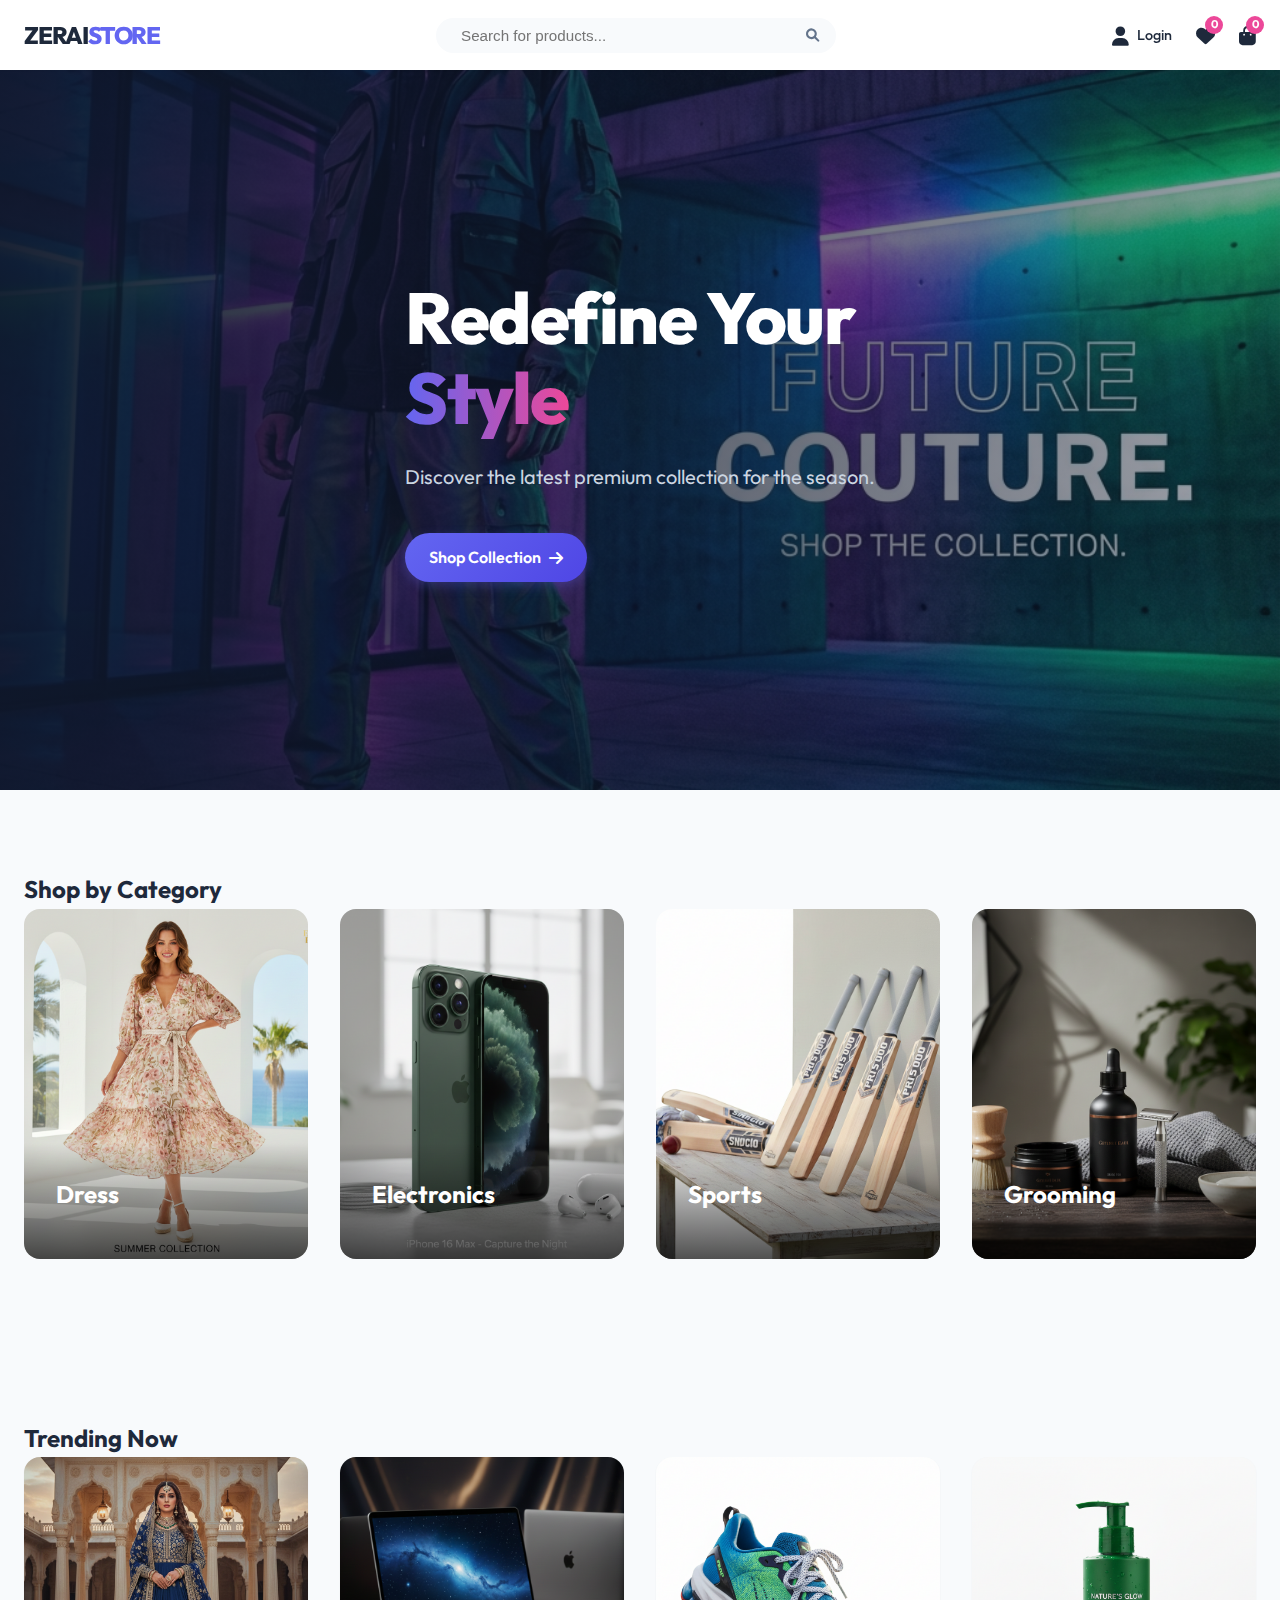
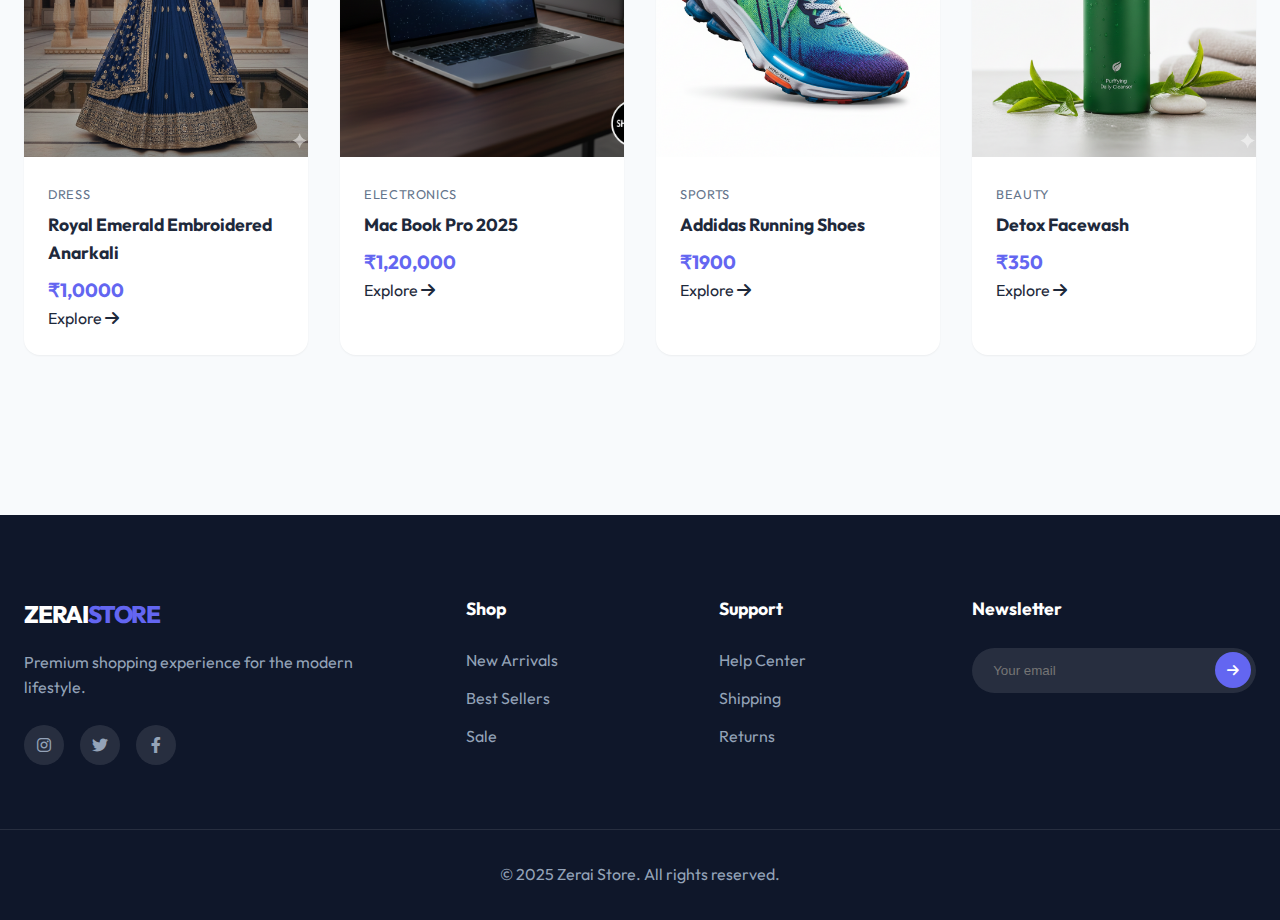
<file: e commerce website/index.html>
<!DOCTYPE html>
<html lang="en">

<head>
    <meta charset="UTF-8">
    <meta name="viewport" content="width=device-width, initial-scale=1.0">
    <title>Zerai Store - Premium E-Commerce</title>

    <!-- Fonts -->
    <link rel="preconnect" href="https://fonts.googleapis.com">
    <link rel="preconnect" href="https://fonts.gstatic.com" crossorigin>
    <link href="https://fonts.googleapis.com/css2?family=Outfit:wght@300;400;500;600;700&display=swap" rel="stylesheet">

    <!-- Icons -->
    <link href="https://cdnjs.cloudflare.com/ajax/libs/font-awesome/6.0.0/css/all.min.css" rel="stylesheet">

    <!-- CSS -->
    <link rel="stylesheet" href="css/style.css">
</head>

<body>

    <!-- Header -->
    <header class="header">
        <div class="container header-inner">
            <a href="#" class="logo">ZERAI<span>STORE</span></a>

            <div class="search-bar">
                <input type="text" placeholder="Search for products...">
                <button><i class="fas fa-search"></i></button>
            </div>

            <nav class="nav-icons">
                <a href="login.html" class="nav-item">
                    <i class="fas fa-user"></i>
                    <span>Login</span>
                </a>
                <a href="#" class="nav-item">
                    <i class="fas fa-heart"></i>
                    <span class="badge">0</span>
                </a>
                <a href="#" class="nav-item">
                    <i class="fas fa-shopping-bag"></i>
                    <span class="badge">0</span>
                </a>
            </nav>
        </div>
    </header>

    <main>
        <!-- Hero Section -->
        <section class="hero">
            <div class="hero-bg">
                <img src="assets/images/hero.png" alt="Fashion Banner">
                <div class="overlay"></div>
            </div>
            <div class="container hero-content">
                <h1>Redefine Your <br><span>Style</span></h1>
                <p>Discover the latest premium collection for the season.</p>
                <a href="#categories" class="btn btn-primary">Shop Collection <i class="fas fa-arrow-right"></i></a>
            </div>
        </section>

        <!-- Categories Section -->
        <section id="categories" class="categories section-padding">
            <div class="container">
                <h2 class="section-title">Shop by Category</h2>
                <div class="category-grid">
                    <div class="category-card">
                        <img src="assets/images/dress.png" alt="Dress">
                        <div class="cat-info">
                            <h3>Dress</h3>
                            <a href="dress.html">Explore <i class="fas fa-arrow-right"></i></a>
                        </div>
                    </div>
                    <div class="category-card">
                        <img src="assets/images/smart phone.png" alt="Electronics">
                        <div class="cat-info">
                            <h3>Electronics</h3>
                            <a href="electronics.html">Explore <i class="fas fa-arrow-right"></i></a>
                        </div>
                    </div>
                    <div class="category-card">
                        <img src="assets/images/bat.png" alt="Sports">
                        <div class="cat-info">
                            <h3>Sports</h3>
                            <a href="sports.html">Explore <i class="fas fa-arrow-right"></i></a>
                        </div>
                    </div>
                    <div class="category-card">
                        <img src="assets/images/grooming.png" alt="Grooming">
                        <div class="cat-info">
                            <h3>Grooming</h3>
                            <a href="grooming.html">Explore <i class="fas fa-arrow-right"></i></a>
                        </div>
                    </div>
                </div>
            </div>
        </section>

        <!-- Featured Products -->
        <section class="featured section-padding">
            <div class="container">
                <h2 class="section-title">Trending Now</h2>
                <div class="product-grid">
                    <!-- Product 1 -->
                    <div class="product-card">
                        <div class="product-img">
                            <img src="assets/images/anarkali.png" alt="Luxury Dress">
                            <button class="wishlist-btn"><i class="far fa-heart"></i></button>
                            <div class="quick-add">
                                <button class="btn btn-primary">Add to Cart</button>
                            </div>
                        </div>
                        <div class="product-details">
                            <span>Dress</span>
                            <h3>Royal Emerald Embroidered Anarkali</h3>
                            <div class="price">₹1,0000</div>
                            <a href="anarkali.html">Explore <i class="fas fa-arrow-right"></i></a>
                        </div>
                    </div>
                    <!-- Product 2 -->
                    <div class="product-card">
                        <div class="product-img">
                            <img src="assets/images/laptop.png" alt="Headphones">
                            <button class="wishlist-btn"><i class="far fa-heart"></i></button>
                            <div class="quick-add">
                                <button class="btn btn-primary">Add to Cart</button>
                            </div>
                        </div>
                        <div class="product-details">
                            <span>Electronics</span>
                            <h3>Mac Book Pro 2025</h3>
                            <div class="price">₹1,20,000</div>
                            <a href="laptop.html">Explore <i class="fas fa-arrow-right"></i></a>
                        </div>
                    </div>
                    <!-- Product 3 -->
                    <div class="product-card">
                        <div class="product-img">
                            <img src="assets/images/shoe.png" alt="Running Shoes">
                            <button class="wishlist-btn"><i class="far fa-heart"></i></button>
                            <div class="quick-add">
                                <button class="btn btn-primary">Add to Cart</button>
                            </div>
                        </div>
                        <div class="product-details">
                            <span>Sports</span>
                            <h3>Addidas Running Shoes</h3>
                            <div class="price">₹1900</div>
                            <a href="shoe.html">Explore <i class="fas fa-arrow-right"></i></a>
                        </div>
                    </div>
                    <!-- Product 4 -->
                    <div class="product-card">
                        <div class="product-img">
                            <img src="assets/images/facewash.png" alt="Lipstick">
                            <button class="wishlist-btn"><i class="far fa-heart"></i></button>
                            <div class="quick-add">
                                <button class="btn btn-primary">Add to Cart</button>
                            </div>
                        </div>
                        <div class="product-details">
                            <span>Beauty</span>
                            <h3>Detox Facewash</h3>
                            <div class="price">₹350</div>
                            <a href="facewash.html">Explore <i class="fas fa-arrow-right"></i></a>
                        </div>
                    </div>
                </div>
            </div>
        </section>
    </main>

    <!-- Footer -->
    <footer class="footer">
        <div class="container footer-grid">
            <div class="footer-col">
                <a href="#" class="logo">ZERAI<span>STORE</span></a>
                <p>Premium shopping experience for the modern lifestyle.</p>
                <div class="socials">
                    <a href="#"><i class="fab fa-instagram"></i></a>
                    <a href="#"><i class="fab fa-twitter"></i></a>
                    <a href="#"><i class="fab fa-facebook-f"></i></a>
                </div>
            </div>
            <div class="footer-col">
                <h4>Shop</h4>
                <ul>
                    <li><a href="#">New Arrivals</a></li>
                    <li><a href="#">Best Sellers</a></li>
                    <li><a href="#">Sale</a></li>
                </ul>
            </div>
            <div class="footer-col">
                <h4>Support</h4>
                <ul>
                    <li><a href="#">Help Center</a></li>
                    <li><a href="#">Shipping</a></li>
                    <li><a href="#">Returns</a></li>
                </ul>
            </div>
            <div class="footer-col">
                <h4>Newsletter</h4>
                <form class="newsletter-form">
                    <input type="email" placeholder="Your email">
                    <button type="submit"><i class="fas fa-arrow-right"></i></button>
                </form>
            </div>
        </div>
        <div class="footer-bottom">
            <p>&copy; 2025 Zerai Store. All rights reserved.</p>
        </div>
    </footer>

    <script src="js/script.js"></script>
</body>

</html>
</file>
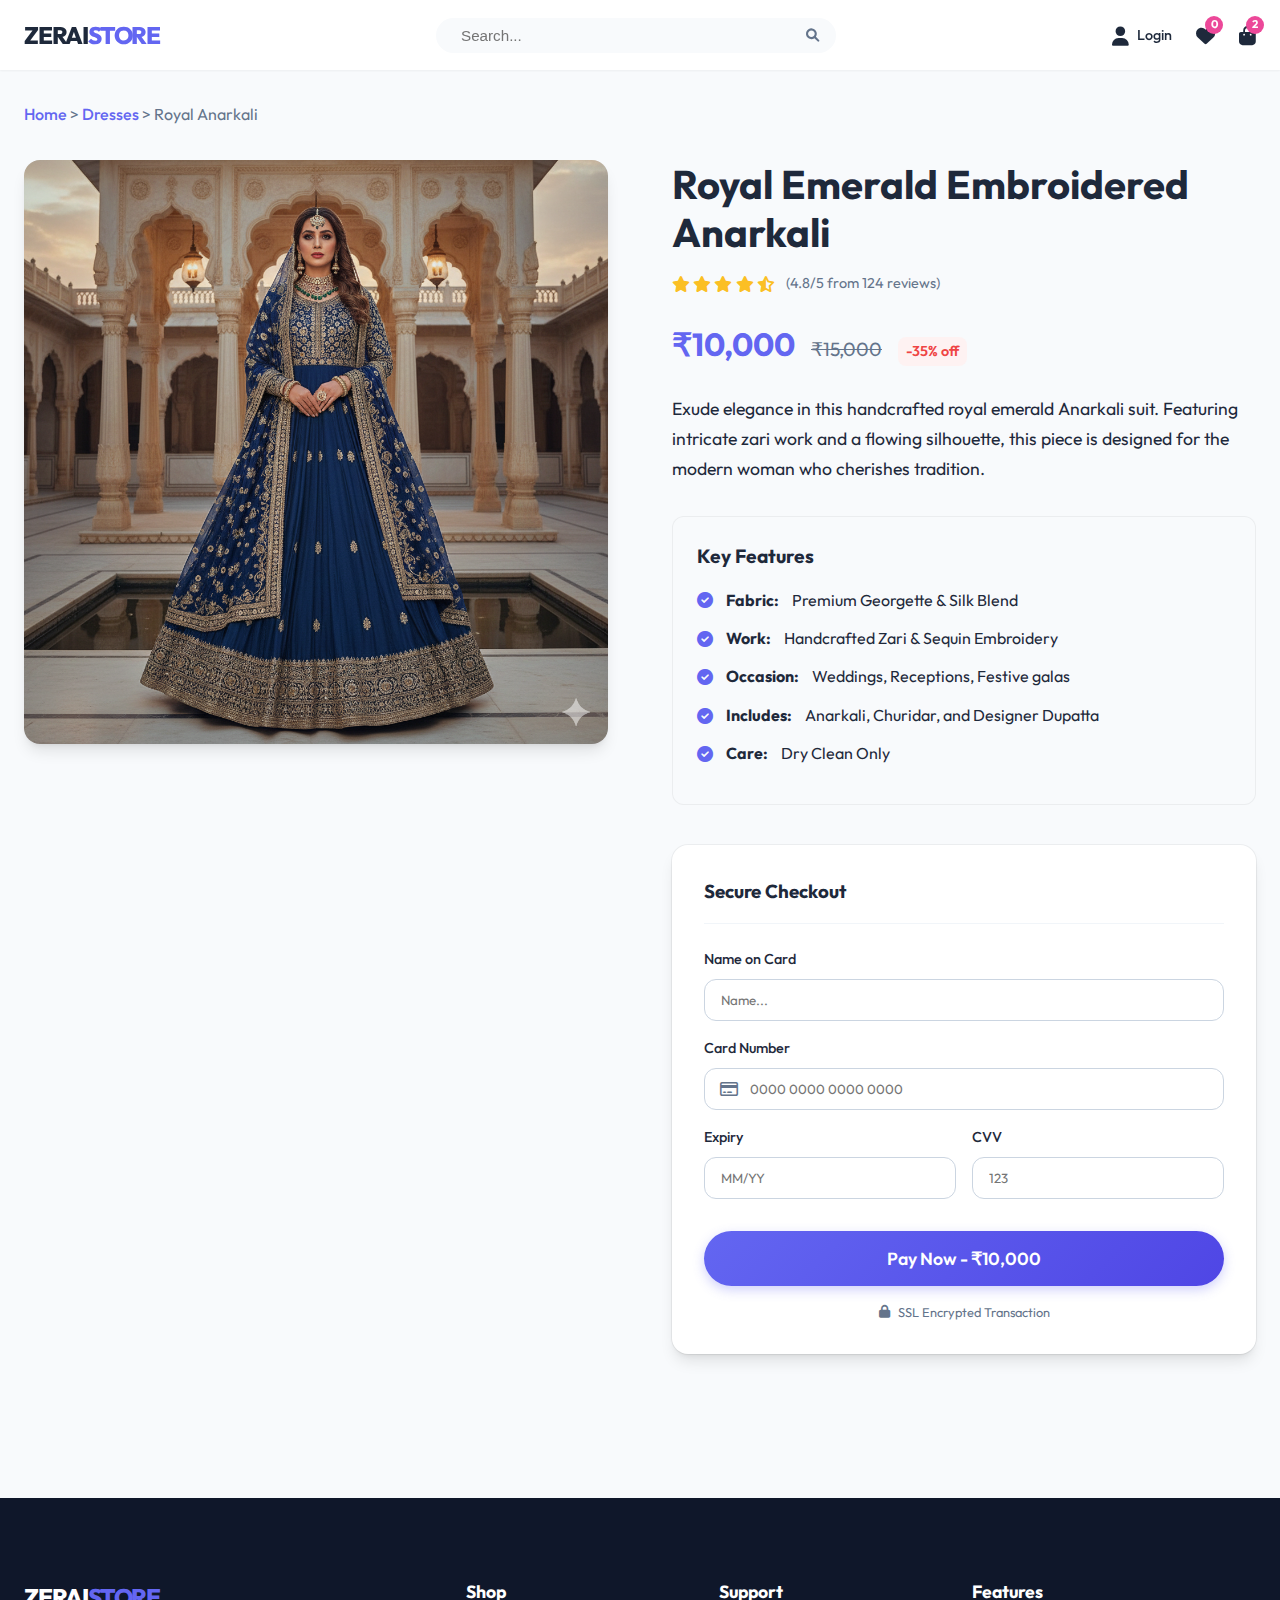
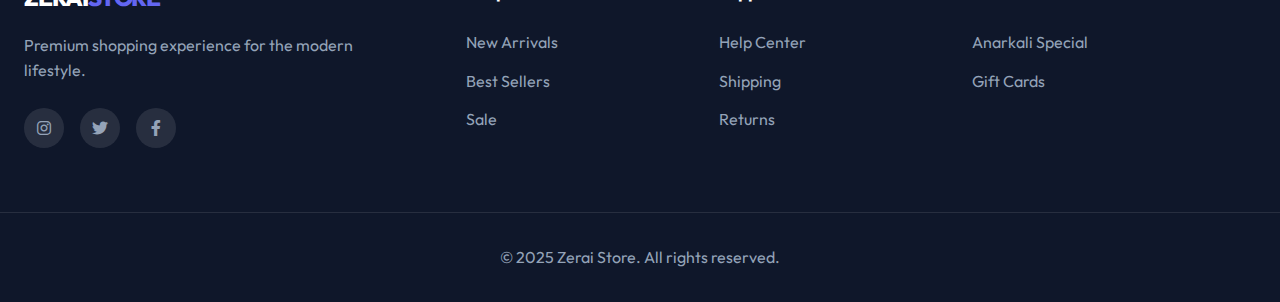
<file: e commerce website/anarkali.html>
<!DOCTYPE html>
<html lang="en">

<head>
    <meta charset="UTF-8">
    <meta name="viewport" content="width=device-width, initial-scale=1.0">
    <title>Royal Anarkali Suit - Zerai Store</title>

    <!-- Fonts -->
    <link rel="preconnect" href="https://fonts.googleapis.com">
    <link rel="preconnect" href="https://fonts.gstatic.com" crossorigin>
    <link href="https://fonts.googleapis.com/css2?family=Outfit:wght@300;400;500;600;700&display=swap" rel="stylesheet">

    <!-- Icons -->
    <link href="https://cdnjs.cloudflare.com/ajax/libs/font-awesome/6.0.0/css/all.min.css" rel="stylesheet">

    <!-- CSS -->
    <link rel="stylesheet" href="css/style.css">
</head>

<body>

    <!-- Header -->
    <header class="header">
        <div class="container header-inner">
            <a href="index.html" class="logo">ZERAI<span>STORE</span></a>

            <div class="search-bar">
                <input type="text" placeholder="Search...">
                <button><i class="fas fa-search"></i></button>
            </div>

            <nav class="nav-icons">
                <a href="#" class="nav-item">
                    <i class="fas fa-user"></i>
                    <span>Login</span>
                </a>
                <a href="#" class="nav-item">
                    <i class="fas fa-heart"></i>
                    <span class="badge">0</span>
                </a>
                <a href="#" class="nav-item">
                    <i class="fas fa-shopping-bag"></i>
                    <span class="badge">2</span>
                </a>
            </nav>
        </div>
    </header>

    <main class="container pdp-container">
        <!-- Breadcrumb -->
        <div class="breadcrumb">
            <a href="index.html">Home</a> &gt; <a href="dress.html">Dresses</a> &gt; <span>Royal Anarkali</span>
        </div>

        <div class="product-wrapper">
            <!-- Product Image -->
            <div class="product-gallery">
                <div class="main-image">
                    <img src="assets/images/anarkali.png" alt="Royal Anarkali Dress">
                </div>
            </div>

            <!-- Product Info -->
            <div class="product-info">
                <h1>Royal Emerald Embroidered Anarkali</h1>
                <div class="ratings">
                    <i class="fas fa-star"></i>
                    <i class="fas fa-star"></i>
                    <i class="fas fa-star"></i>
                    <i class="fas fa-star"></i>
                    <i class="fas fa-star-half-alt"></i>
                    <span>(4.8/5 from 124 reviews)</span>
                </div>
                <div class="price-tag">
                    <span class="current-price">₹10,000</span>
                    <span class="original-price">₹15,000</span>
                    <span class="discount">-35% off</span>
                </div>

                <p class="description">
                    Exude elegance in this handcrafted royal emerald Anarkali suit.
                    Featuring intricate zari work and a flowing silhouette, this piece is designed
                    for the modern woman who cherishes tradition.
                </p>

                <div class="features-box">
                    <h3>Key Features</h3>
                    <ul>
                        <li><i class="fas fa-check-circle"></i> <strong>Fabric:</strong> Premium Georgette & Silk Blend
                        </li>
                        <li><i class="fas fa-check-circle"></i> <strong>Work:</strong> Handcrafted Zari & Sequin
                            Embroidery</li>
                        <li><i class="fas fa-check-circle"></i> <strong>Occasion:</strong> Weddings, Receptions, Festive
                            galas</li>
                        <li><i class="fas fa-check-circle"></i> <strong>Includes:</strong> Anarkali, Churidar, and
                            Designer Dupatta</li>
                        <li><i class="fas fa-check-circle"></i> <strong>Care:</strong> Dry Clean Only</li>
                    </ul>
                </div>

                <!-- Payment Section Embedded -->
                <div class="payment-section">
                    <h3>Secure Checkout</h3>
                    <form class="payment-form">
                        <div class="form-group">
                            <label>Name on Card</label>
                            <input type="text" placeholder="Name...">
                        </div>
                        <div class="form-group">
                            <label>Card Number</label>
                            <div class="input-icon">
                                <i class="far fa-credit-card"></i>
                                <input type="text" placeholder="0000 0000 0000 0000">
                            </div>
                        </div>
                        <div class="form-row">
                            <div class="form-group">
                                <label>Expiry</label>
                                <input type="text" placeholder="MM/YY">
                            </div>
                            <div class="form-group">
                                <label>CVV</label>
                                <input type="text" placeholder="123">
                            </div>
                        </div>
                        <button type="button" class="btn btn-primary btn-block">
                            Pay Now - ₹10,000
                        </button>
                        <p class="secure-note"><i class="fas fa-lock"></i> SSL Encrypted Transaction</p>
                    </form>
                </div>
            </div>
        </div>
    </main>

    <!-- Footer -->
    <footer class="footer">
        <div class="container footer-grid">
            <div class="footer-col">
                <a href="index.html" class="logo">ZERAI<span>STORE</span></a>
                <p>Premium shopping experience for the modern lifestyle.</p>
                <div class="socials">
                    <a href="#"><i class="fab fa-instagram"></i></a>
                    <a href="#"><i class="fab fa-twitter"></i></a>
                    <a href="#"><i class="fab fa-facebook-f"></i></a>
                </div>
            </div>
            <div class="footer-col">
                <h4>Shop</h4>
                <ul>
                    <li><a href="#">New Arrivals</a></li>
                    <li><a href="#">Best Sellers</a></li>
                    <li><a href="#">Sale</a></li>
                </ul>
            </div>
            <div class="footer-col">
                <h4>Support</h4>
                <ul>
                    <li><a href="#">Help Center</a></li>
                    <li><a href="#">Shipping</a></li>
                    <li><a href="#">Returns</a></li>
                </ul>
            </div>
            <div class="footer-col">
                <h4>Features</h4>
                <ul>
                    <li><a href="#">Anarkali Special</a></li>
                    <li><a href="#">Gift Cards</a></li>
                </ul>
            </div>
        </div>
        <div class="footer-bottom">
            <p>&copy; 2025 Zerai Store. All rights reserved.</p>
        </div>
    </footer>

    <script src="js/script.js"></script>
</body>

</html>
</file>
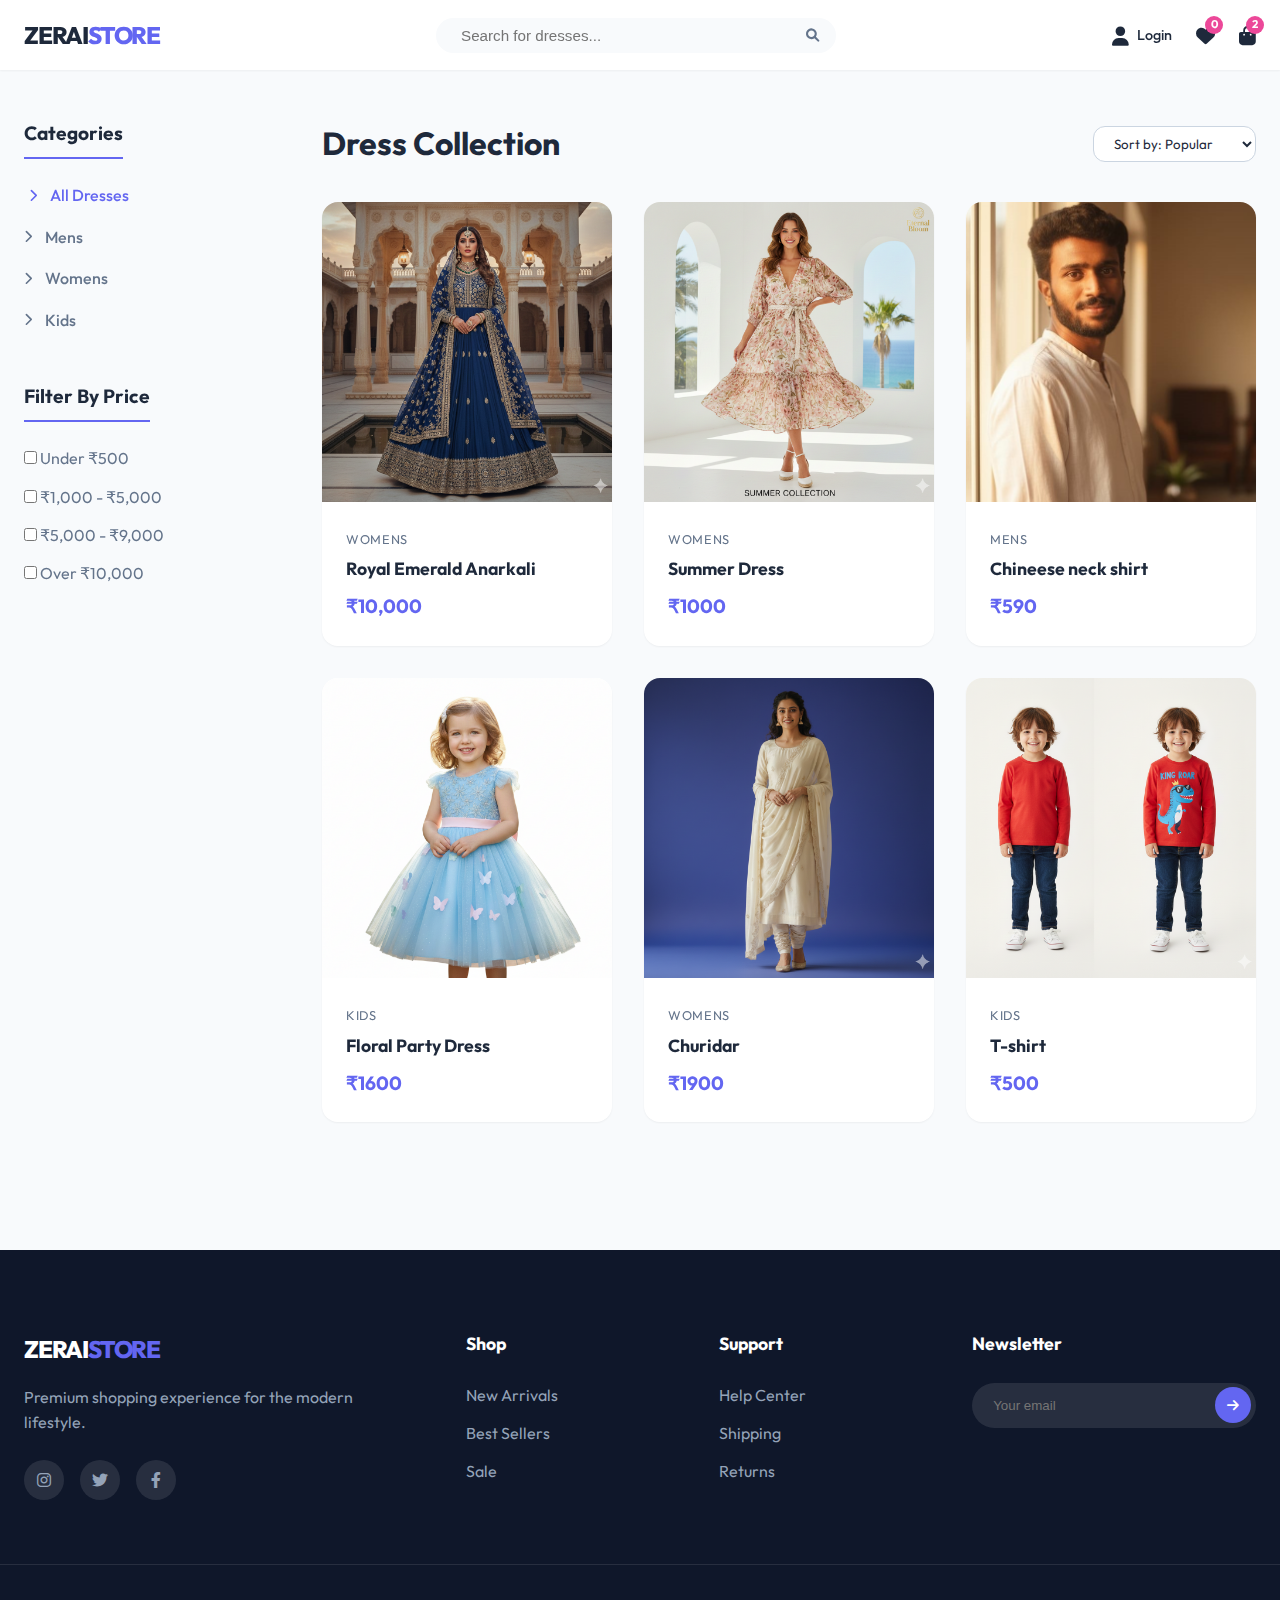
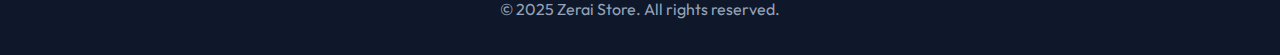
<file: e commerce website/dress.html>
<!DOCTYPE html>
<html lang="en">

<head>
    <meta charset="UTF-8">
    <meta name="viewport" content="width=device-width, initial-scale=1.0">
    <title>Dresses - Zerai Store</title>

    <!-- Fonts -->
    <link rel="preconnect" href="https://fonts.googleapis.com">
    <link rel="preconnect" href="https://fonts.gstatic.com" crossorigin>
    <link href="https://fonts.googleapis.com/css2?family=Outfit:wght@300;400;500;600;700&display=swap" rel="stylesheet">

    <!-- Icons -->
    <link href="https://cdnjs.cloudflare.com/ajax/libs/font-awesome/6.0.0/css/all.min.css" rel="stylesheet">

    <!-- CSS -->
    <link rel="stylesheet" href="css/style.css">
</head>

<body>

    <!-- Header -->
    <header class="header">
        <div class="container header-inner">
            <a href="index.html" class="logo">ZERAI<span>STORE</span></a>

            <div class="search-bar">
                <input type="text" placeholder="Search for dresses...">
                <button><i class="fas fa-search"></i></button>
            </div>

            <nav class="nav-icons">
                <a href="#" class="nav-item">
                    <i class="fas fa-user"></i>
                    <span>Login</span>
                </a>
                <a href="#" class="nav-item">
                    <i class="fas fa-heart"></i>
                    <span class="badge">0</span>
                </a>
                <a href="#" class="nav-item">
                    <i class="fas fa-shopping-bag"></i>
                    <span class="badge">2</span>
                </a>
            </nav>
        </div>
    </header>

    <main class="page-container container">
        <!-- Sidebar -->
        <aside class="sidebar">
            <h3 class="sidebar-title">Categories</h3>
            <ul class="sidebar-list">
                <li><a href="#" class="active"><i class="fas fa-chevron-right"></i> All Dresses</a></li>
                <li><a href="#"><i class="fas fa-chevron-right"></i> Mens</a></li>
                <li><a href="#"><i class="fas fa-chevron-right"></i> Womens</a></li>
                <li><a href="#"><i class="fas fa-chevron-right"></i> Kids</a></li>
            </ul>

            <h3 class="sidebar-title">Filter By Price</h3>
            <div class="filter-group">
                <label><input type="checkbox"> Under ₹500</label>
                <label><input type="checkbox"> ₹1,000 - ₹5,000</label>
                <label><input type="checkbox"> ₹5,000 - ₹9,000</label>
                <label><input type="checkbox"> Over ₹10,000</label>
            </div>
        </aside>

        <!-- Product Grid -->
        <section class="products-area">
            <div class="page-header">
                <h2>Dress Collection</h2>
                <div class="sort-options">
                    <select>
                        <option>Sort by: Popular</option>
                        <option>Price: Low to High</option>
                        <option>Price: High to Low</option>
                        <option>Newest</option>
                    </select>
                </div>
            </div>

            <div class="product-grid">
                <!-- Product 1 -->
                <div class="product-card">
                    <div class="product-img">
                        <a href="anarkali.html">
                            <img src="assets/images/anarkali.png" alt="Royal Anarkali">
                        </a>
                        <button class="wishlist-btn"><i class="far fa-heart"></i></button>
                        <div class="quick-add">
                            <button class="btn btn-primary">Add to Cart</button>
                        </div>
                    </div>
                    <div class="product-details">
                        <span>Womens</span>
                        <a href="anarkali.html" style="color: inherit; text-decoration: none;">
                            <h3>Royal Emerald Anarkali</h3>
                        </a>
                        <div class="price">₹10,000</div>
                    </div>
                </div>

                <!-- Product 2 -->
                <div class="product-card">
                    <div class="product-img">
                        <img src="assets/images/dress.png" alt="Summer Dress">
                        <button class="wishlist-btn"><i class="far fa-heart"></i></button>
                        <div class="quick-add">
                            <button class="btn btn-primary">Add to Cart</button>
                        </div>
                    </div>
                    <div class="product-details">
                        <span>Womens</span>
                        <h3>Summer Dress</h3>
                        <div class="price">₹1000</div>
                    </div>
                </div>

                <!-- Product 3 -->
                <div class="product-card">
                    <div class="product-img">
                        <img src="assets/images/WhatsApp Image 2025-12-12 at 7.34.33 PM.jpeg" alt="Mens Suit">
                        <button class="wishlist-btn"><i class="far fa-heart"></i></button>
                        <div class="quick-add">
                            <button class="btn btn-primary">Add to Cart</button>
                        </div>
                    </div>
                    <div class="product-details">
                        <span>Mens</span>
                        <h3>Chineese neck shirt</h3>
                        <div class="price">₹590</div>
                    </div>
                </div>

                <!-- Product 4 -->
                <div class="product-card">
                    <div class="product-img">
                        <img src="assets/images/kids dress.png" alt="Kids Dress">
                        <button class="wishlist-btn"><i class="far fa-heart"></i></button>
                        <div class="quick-add">
                            <button class="btn btn-primary">Add to Cart</button>
                        </div>
                    </div>
                    <div class="product-details">
                        <span>Kids</span>
                        <h3>Floral Party Dress</h3>
                        <div class="price">₹1600</div>
                    </div>
                </div>

                <!-- Product 5 -->
                <div class="product-card">
                    <div class="product-img">
                        <img src="assets/images/churidar.png" alt="Evening Wear">
                        <button class="wishlist-btn"><i class="far fa-heart"></i></button>
                        <div class="quick-add">
                            <button class="btn btn-primary">Add to Cart</button>
                        </div>
                    </div>
                    <div class="product-details">
                        <span>Womens</span>
                        <h3>Churidar</h3>
                        <div class="price">₹1900</div>
                    </div>
                </div>

                <!-- Product 6 -->
                <div class="product-card">
                    <div class="product-img">
                        <img src="assets/images/boy.png" alt="Evening Wear">
                        <button class="wishlist-btn"><i class="far fa-heart"></i></button>
                        <div class="quick-add">
                            <button class="btn btn-primary">Add to Cart</button>
                        </div>
                    </div>
                    <div class="product-details">
                        <span>Kids</span>
                        <h3>T-shirt</h3>
                        <div class="price">₹500</div>
                    </div>
                </div>
            </div>
        </section>
    </main>

    <!-- Footer -->
    <footer class="footer">
        <div class="container footer-grid">
            <div class="footer-col">
                <a href="index.html" class="logo">ZERAI<span>STORE</span></a>
                <p>Premium shopping experience for the modern lifestyle.</p>
                <div class="socials">
                    <a href="#"><i class="fab fa-instagram"></i></a>
                    <a href="#"><i class="fab fa-twitter"></i></a>
                    <a href="#"><i class="fab fa-facebook-f"></i></a>
                </div>
            </div>
            <div class="footer-col">
                <h4>Shop</h4>
                <ul>
                    <li><a href="#">New Arrivals</a></li>
                    <li><a href="#">Best Sellers</a></li>
                    <li><a href="#">Sale</a></li>
                </ul>
            </div>
            <div class="footer-col">
                <h4>Support</h4>
                <ul>
                    <li><a href="#">Help Center</a></li>
                    <li><a href="#">Shipping</a></li>
                    <li><a href="#">Returns</a></li>
                </ul>
            </div>
            <div class="footer-col">
                <h4>Newsletter</h4>
                <form class="newsletter-form">
                    <input type="email" placeholder="Your email">
                    <button type="submit"><i class="fas fa-arrow-right"></i></button>
                </form>
            </div>
        </div>
        <div class="footer-bottom">
            <p>&copy; 2025 Zerai Store. All rights reserved.</p>
        </div>
    </footer>

    <script src="js/script.js"></script>
</body>

</html>
</file>
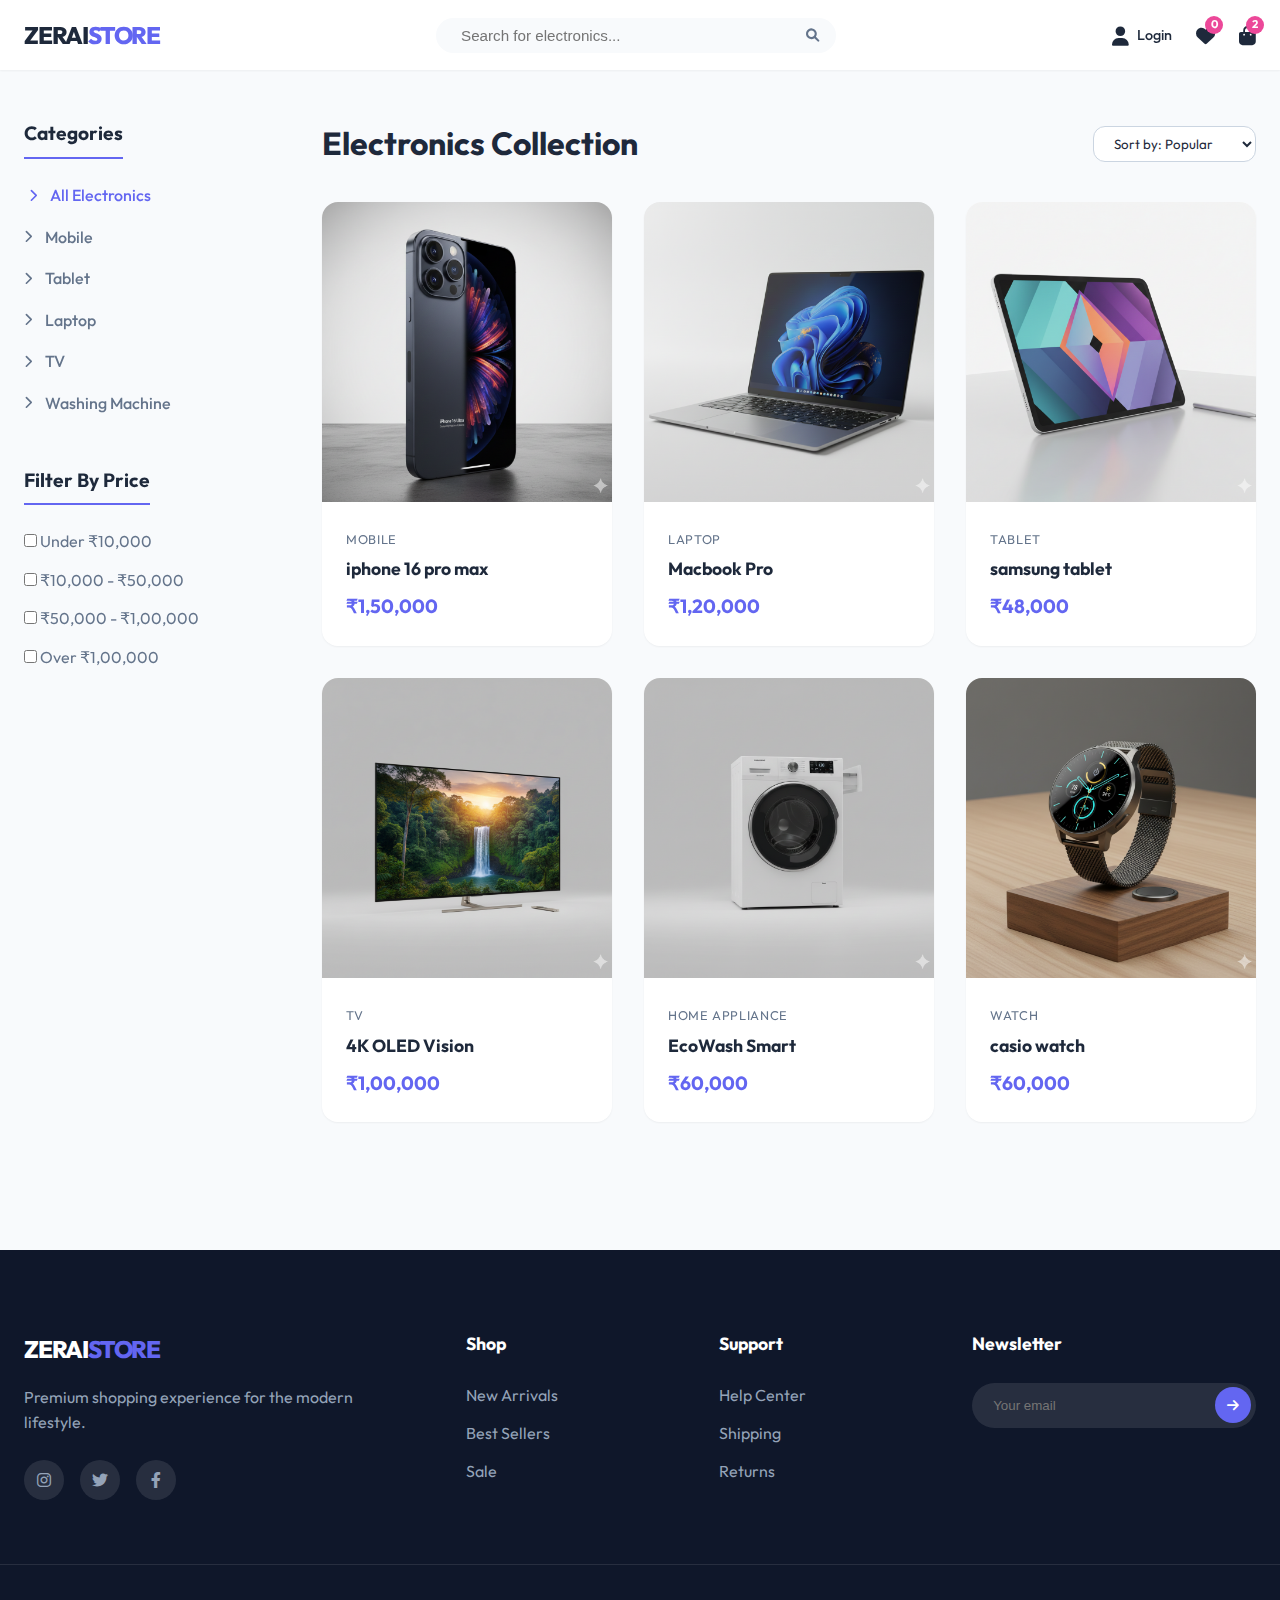
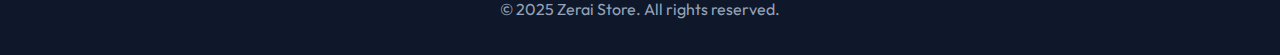
<file: e commerce website/electronics.html>
<!DOCTYPE html>
<html lang="en">

<head>
    <meta charset="UTF-8">
    <meta name="viewport" content="width=device-width, initial-scale=1.0">
    <title>Electronics - Zerai Store</title>

    <!-- Fonts -->
    <link rel="preconnect" href="https://fonts.googleapis.com">
    <link rel="preconnect" href="https://fonts.gstatic.com" crossorigin>
    <link href="https://fonts.googleapis.com/css2?family=Outfit:wght@300;400;500;600;700&display=swap" rel="stylesheet">

    <!-- Icons -->
    <link href="https://cdnjs.cloudflare.com/ajax/libs/font-awesome/6.0.0/css/all.min.css" rel="stylesheet">

    <!-- CSS -->
    <link rel="stylesheet" href="css/style.css">
</head>

<body>

    <!-- Header -->
    <header class="header">
        <div class="container header-inner">
            <a href="index.html" class="logo">ZERAI<span>STORE</span></a>

            <div class="search-bar">
                <input type="text" placeholder="Search for electronics...">
                <button><i class="fas fa-search"></i></button>
            </div>

            <nav class="nav-icons">
                <a href="#" class="nav-item">
                    <i class="fas fa-user"></i>
                    <span>Login</span>
                </a>
                <a href="#" class="nav-item">
                    <i class="fas fa-heart"></i>
                    <span class="badge">0</span>
                </a>
                <a href="#" class="nav-item">
                    <i class="fas fa-shopping-bag"></i>
                    <span class="badge">2</span>
                </a>
            </nav>
        </div>
    </header>

    <main class="page-container container">
        <!-- Sidebar -->
        <aside class="sidebar">
            <h3 class="sidebar-title">Categories</h3>
            <ul class="sidebar-list">
                <li><a href="#" class="active"><i class="fas fa-chevron-right"></i> All Electronics</a></li>
                <li><a href="#"><i class="fas fa-chevron-right"></i> Mobile</a></li>
                <li><a href="#"><i class="fas fa-chevron-right"></i> Tablet</a></li>
                <li><a href="#"><i class="fas fa-chevron-right"></i> Laptop</a></li>
                <li><a href="#"><i class="fas fa-chevron-right"></i> TV</a></li>
                <li><a href="#"><i class="fas fa-chevron-right"></i> Washing Machine</a></li>
            </ul>

            <h3 class="sidebar-title">Filter By Price</h3>
            <div class="filter-group">
                <label><input type="checkbox"> Under ₹10,000</label>
                <label><input type="checkbox"> ₹10,000 - ₹50,000</label>
                <label><input type="checkbox"> ₹50,000 - ₹1,00,000</label>
                <label><input type="checkbox"> Over ₹1,00,000</label>
            </div>
        </aside>

        <!-- Product Grid -->
        <section class="products-area">
            <div class="page-header">
                <h2>Electronics Collection</h2>
                <div class="sort-options">
                    <select>
                        <option>Sort by: Popular</option>
                        <option>Price: Low to High</option>
                        <option>Price: High to Low</option>
                        <option>Newest</option>
                    </select>
                </div>
            </div>

            <div class="product-grid">
                <!-- Product 1 -->
                <div class="product-card">
                    <div class="product-img">
                        <img src="assets/images/phone1.png" alt="Smartphone">
                        <button class="wishlist-btn"><i class="far fa-heart"></i></button>
                        <div class="quick-add">
                            <button class="btn btn-primary">Add to Cart</button>
                        </div>
                    </div>
                    <div class="product-details">
                        <span>Mobile</span>
                        <h3>iphone 16 pro max</h3>
                        <div class="price">₹1,50,000</div>
                    </div>
                </div>

                <!-- Product 2 -->
                <div class="product-card">
                    <div class="product-img">
                        <a href="laptop.html">
                            <img src="assets/images/laptop1.png" alt="Pro Laptop">
                        </a>
                        <button class="wishlist-btn"><i class="far fa-heart"></i></button>
                        <div class="quick-add">
                            <button class="btn btn-primary">Add to Cart</button>
                        </div>
                    </div>
                    <div class="product-details">
                        <span>Laptop</span>
                        <a href="laptop.html" style="color: inherit; text-decoration: none;">
                            <h3>Macbook Pro</h3>
                        </a>
                        <div class="price">₹1,20,000</div>
                    </div>
                </div>

                <!-- Product 3 -->
                <div class="product-card">
                    <div class="product-img">
                        <img src="assets/images/tab.png" alt="Tablet">
                        <button class="wishlist-btn"><i class="far fa-heart"></i></button>
                        <div class="quick-add">
                            <button class="btn btn-primary">Add to Cart</button>
                        </div>
                    </div>
                    <div class="product-details">
                        <span>Tablet</span>
                        <h3>samsung tablet</h3>
                        <div class="price">₹48,000</div>
                    </div>
                </div>

                <!-- Product 4 -->
                <div class="product-card">
                    <div class="product-img">
                        <img src="assets/images/tv.png" alt="Smart TV">
                        <button class="wishlist-btn"><i class="far fa-heart"></i></button>
                        <div class="quick-add">
                            <button class="btn btn-primary">Add to Cart</button>
                        </div>
                    </div>
                    <div class="product-details">
                        <span>TV</span>
                        <h3>4K OLED Vision</h3>
                        <div class="price">₹1,00,000</div>
                    </div>
                </div>
                <!-- Product 5 -->
                <div class="product-card">
                    <div class="product-img">
                        <img src="assets/images/washing machine.png" alt="Washing Machine">
                        <button class="wishlist-btn"><i class="far fa-heart"></i></button>
                        <div class="quick-add">
                            <button class="btn btn-primary">Add to Cart</button>
                        </div>
                    </div>
                    <div class="product-details">
                        <span>Home Appliance</span>
                        <h3>EcoWash Smart</h3>
                        <div class="price">₹60,000</div>
                    </div>
                </div>

                <!-- Product 6 -->
                <div class="product-card">
                    <div class="product-img">
                        <img src="assets/images/watch.png" alt="Washing Machine">
                        <button class="wishlist-btn"><i class="far fa-heart"></i></button>
                        <div class="quick-add">
                            <button class="btn btn-primary">Add to Cart</button>
                        </div>
                    </div>
                    <div class="product-details">
                        <span>Watch</span>
                        <h3>casio watch</h3>
                        <div class="price">₹60,000</div>
                    </div>
                </div>
            </div>
        </section>
    </main>

    <!-- Footer -->
    <footer class="footer">
        <div class="container footer-grid">
            <div class="footer-col">
                <a href="index.html" class="logo">ZERAI<span>STORE</span></a>
                <p>Premium shopping experience for the modern lifestyle.</p>
                <div class="socials">
                    <a href="#"><i class="fab fa-instagram"></i></a>
                    <a href="#"><i class="fab fa-twitter"></i></a>
                    <a href="#"><i class="fab fa-facebook-f"></i></a>
                </div>
            </div>
            <div class="footer-col">
                <h4>Shop</h4>
                <ul>
                    <li><a href="#">New Arrivals</a></li>
                    <li><a href="#">Best Sellers</a></li>
                    <li><a href="#">Sale</a></li>
                </ul>
            </div>
            <div class="footer-col">
                <h4>Support</h4>
                <ul>
                    <li><a href="#">Help Center</a></li>
                    <li><a href="#">Shipping</a></li>
                    <li><a href="#">Returns</a></li>
                </ul>
            </div>
            <div class="footer-col">
                <h4>Newsletter</h4>
                <form class="newsletter-form">
                    <input type="email" placeholder="Your email">
                    <button type="submit"><i class="fas fa-arrow-right"></i></button>
                </form>
            </div>
        </div>
        <div class="footer-bottom">
            <p>&copy; 2025 Zerai Store. All rights reserved.</p>
        </div>
    </footer>

    <script src="js/script.js"></script>
</body>

</html>
</file>
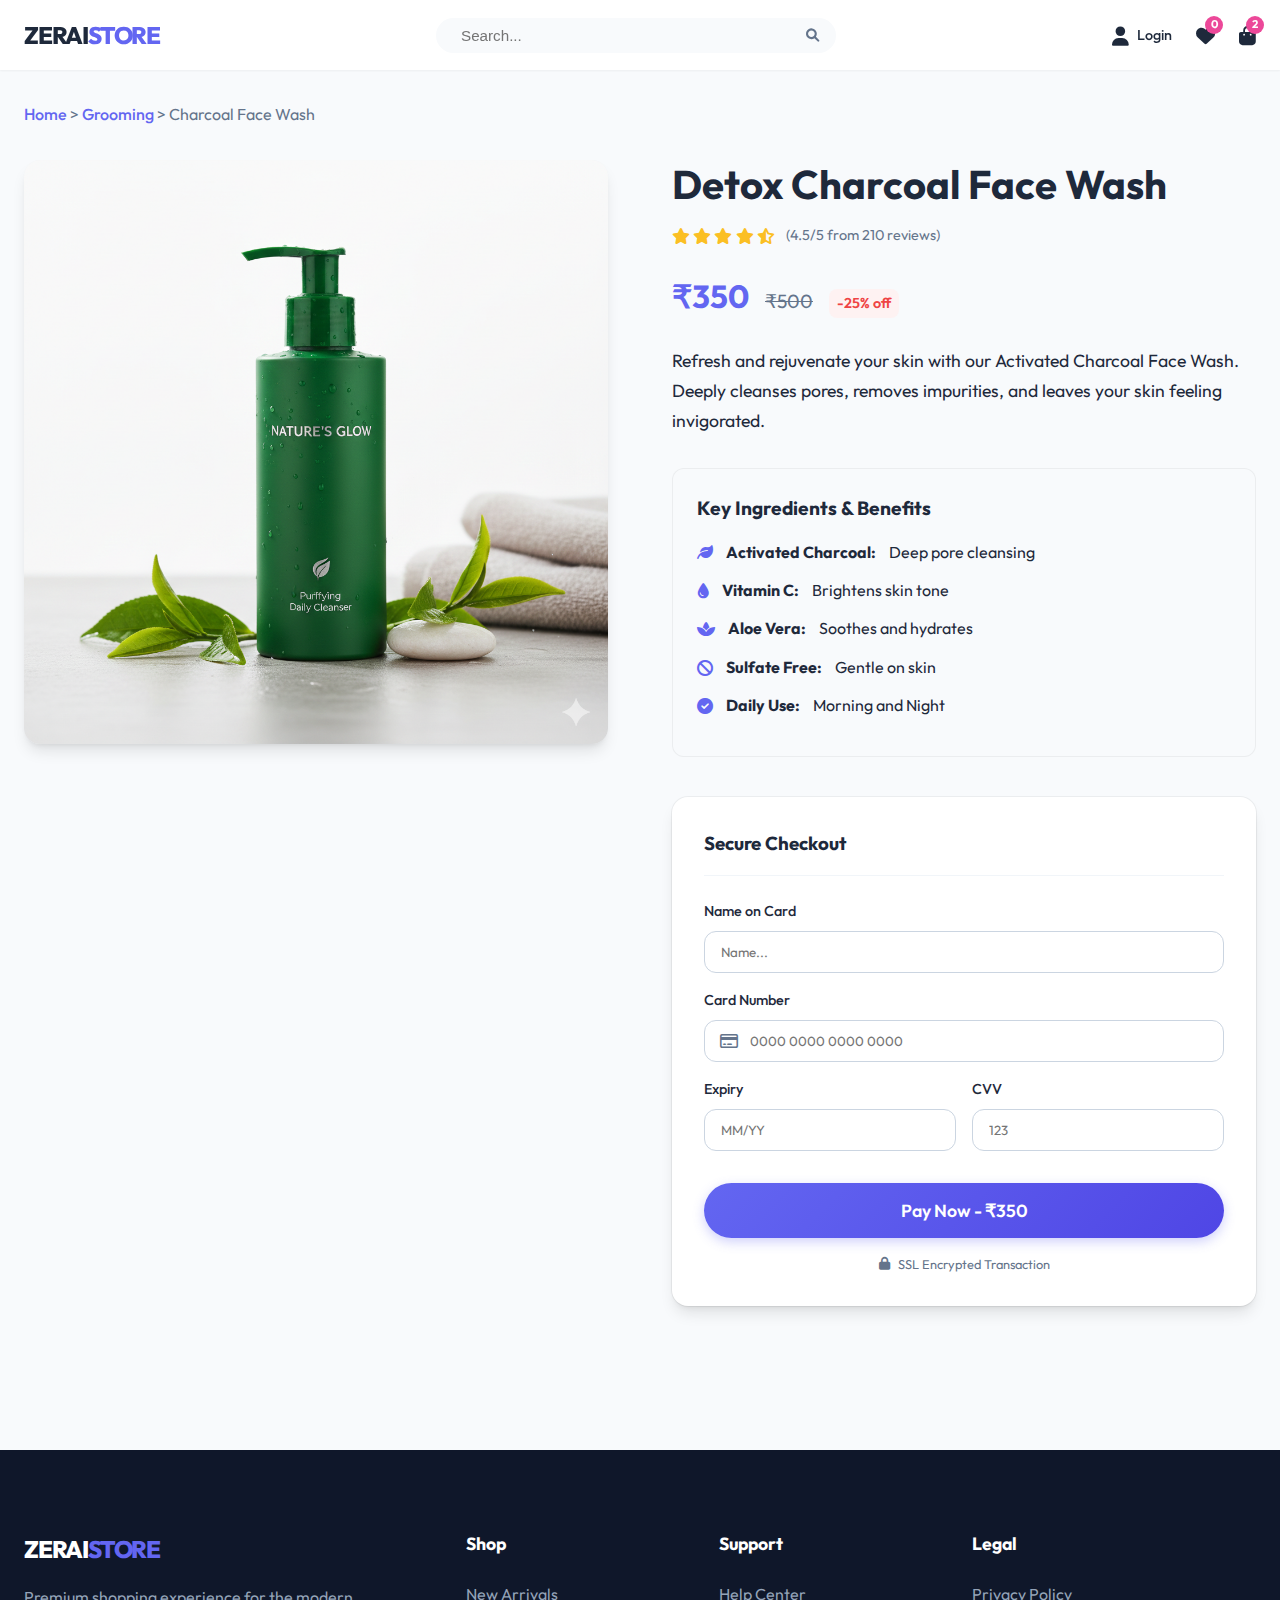
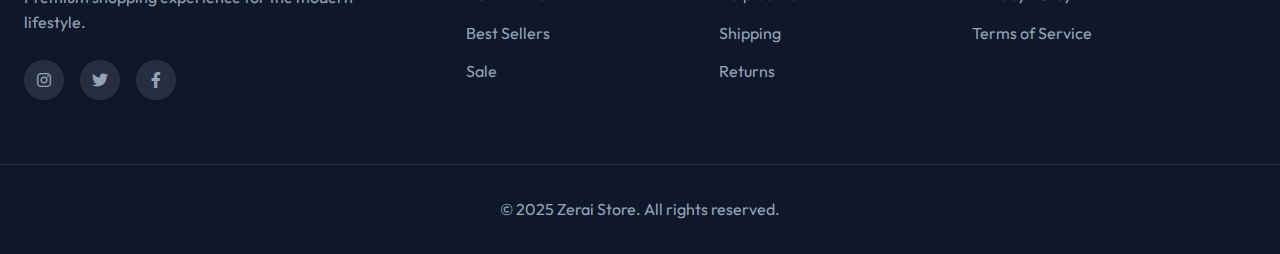
<file: e commerce website/facewash.html>
<!DOCTYPE html>
<html lang="en">

<head>
    <meta charset="UTF-8">
    <meta name="viewport" content="width=device-width, initial-scale=1.0">
    <title>Charcoal Face Wash - Zerai Store</title>

    <!-- Fonts -->
    <link rel="preconnect" href="https://fonts.googleapis.com">
    <link rel="preconnect" href="https://fonts.gstatic.com" crossorigin>
    <link href="https://fonts.googleapis.com/css2?family=Outfit:wght@300;400;500;600;700&display=swap" rel="stylesheet">

    <!-- Icons -->
    <link href="https://cdnjs.cloudflare.com/ajax/libs/font-awesome/6.0.0/css/all.min.css" rel="stylesheet">

    <!-- CSS -->
    <link rel="stylesheet" href="css/style.css">
</head>

<body>

    <!-- Header -->
    <header class="header">
        <div class="container header-inner">
            <a href="index.html" class="logo">ZERAI<span>STORE</span></a>

            <div class="search-bar">
                <input type="text" placeholder="Search...">
                <button><i class="fas fa-search"></i></button>
            </div>

            <nav class="nav-icons">
                <a href="#" class="nav-item">
                    <i class="fas fa-user"></i>
                    <span>Login</span>
                </a>
                <a href="#" class="nav-item">
                    <i class="fas fa-heart"></i>
                    <span class="badge">0</span>
                </a>
                <a href="#" class="nav-item">
                    <i class="fas fa-shopping-bag"></i>
                    <span class="badge">2</span>
                </a>
            </nav>
        </div>
    </header>

    <main class="container pdp-container">
        <!-- Breadcrumb -->
        <div class="breadcrumb">
            <a href="index.html">Home</a> &gt; <a href="grooming.html">Grooming</a> &gt; <span>Charcoal Face Wash</span>
        </div>

        <div class="product-wrapper">
            <!-- Product Image -->
            <div class="product-gallery">
                <div class="main-image">
                    <img src="assets/images/facewash.png" alt="Charcoal Face Wash">
                </div>
            </div>

            <!-- Product Info -->
            <div class="product-info">
                <h1>Detox Charcoal Face Wash</h1>
                <div class="ratings">
                    <i class="fas fa-star"></i>
                    <i class="fas fa-star"></i>
                    <i class="fas fa-star"></i>
                    <i class="fas fa-star"></i>
                    <i class="fas fa-star-half-alt"></i>
                    <span>(4.5/5 from 210 reviews)</span>
                </div>
                <div class="price-tag">
                    <span class="current-price">₹350</span>
                    <span class="original-price">₹500</span>
                    <span class="discount">-25% off</span>
                </div>

                <p class="description">
                    Refresh and rejuvenate your skin with our Activated Charcoal Face Wash.
                    Deeply cleanses pores, removes impurities, and leaves your skin feeling invigorated.
                </p>

                <div class="features-box">
                    <h3>Key Ingredients & Benefits</h3>
                    <ul>
                        <li><i class="fas fa-leaf"></i> <strong>Activated Charcoal:</strong> Deep pore cleansing</li>
                        <li><i class="fas fa-tint"></i> <strong>Vitamin C:</strong> Brightens skin tone</li>
                        <li><i class="fas fa-spa"></i> <strong>Aloe Vera:</strong> Soothes and hydrates</li>
                        <li><i class="fas fa-ban"></i> <strong>Sulfate Free:</strong> Gentle on skin</li>
                        <li><i class="fas fa-check-circle"></i> <strong>Daily Use:</strong> Morning and Night</li>
                    </ul>
                </div>

                <!-- Payment Section Embedded -->
                <div class="payment-section">
                    <h3>Secure Checkout</h3>
                    <form class="payment-form">
                        <div class="form-group">
                            <label>Name on Card</label>
                            <input type="text" placeholder="Name...">
                        </div>
                        <div class="form-group">
                            <label>Card Number</label>
                            <div class="input-icon">
                                <i class="far fa-credit-card"></i>
                                <input type="text" placeholder="0000 0000 0000 0000">
                            </div>
                        </div>
                        <div class="form-row">
                            <div class="form-group">
                                <label>Expiry</label>
                                <input type="text" placeholder="MM/YY">
                            </div>
                            <div class="form-group">
                                <label>CVV</label>
                                <input type="text" placeholder="123">
                            </div>
                        </div>
                        <button type="button" class="btn btn-primary btn-block">
                            Pay Now - ₹350
                        </button>
                        <p class="secure-note"><i class="fas fa-lock"></i> SSL Encrypted Transaction</p>
                    </form>
                </div>
            </div>
        </div>
    </main>

    <!-- Footer -->
    <footer class="footer">
        <div class="container footer-grid">
            <div class="footer-col">
                <a href="index.html" class="logo">ZERAI<span>STORE</span></a>
                <p>Premium shopping experience for the modern lifestyle.</p>
                <div class="socials">
                    <a href="#"><i class="fab fa-instagram"></i></a>
                    <a href="#"><i class="fab fa-twitter"></i></a>
                    <a href="#"><i class="fab fa-facebook-f"></i></a>
                </div>
            </div>
            <div class="footer-col">
                <h4>Shop</h4>
                <ul>
                    <li><a href="#">New Arrivals</a></li>
                    <li><a href="#">Best Sellers</a></li>
                    <li><a href="#">Sale</a></li>
                </ul>
            </div>
            <div class="footer-col">
                <h4>Support</h4>
                <ul>
                    <li><a href="#">Help Center</a></li>
                    <li><a href="#">Shipping</a></li>
                    <li><a href="#">Returns</a></li>
                </ul>
            </div>
            <div class="footer-col">
                <h4>Legal</h4>
                <ul>
                    <li><a href="#">Privacy Policy</a></li>
                    <li><a href="#">Terms of Service</a></li>
                </ul>
            </div>
        </div>
        <div class="footer-bottom">
            <p>&copy; 2025 Zerai Store. All rights reserved.</p>
        </div>
    </footer>

    <script src="js/script.js"></script>
</body>

</html>
</file>
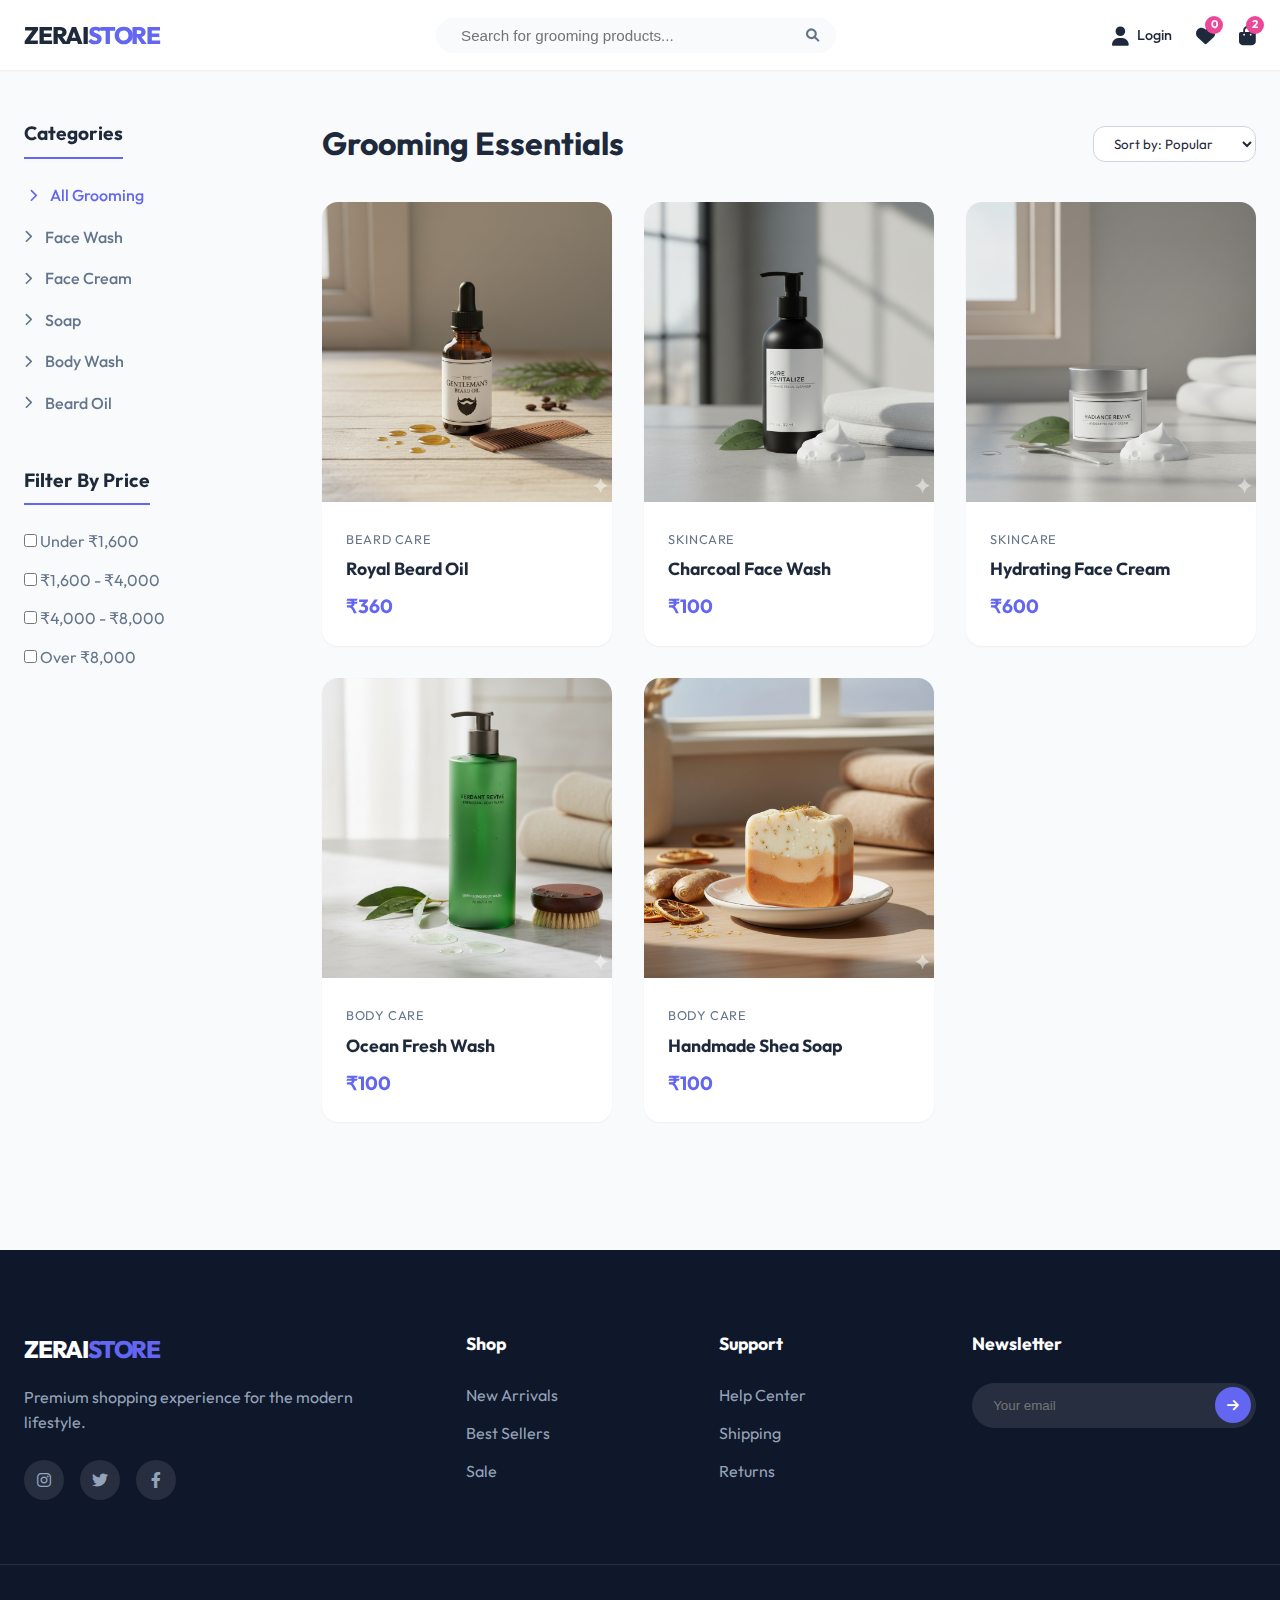
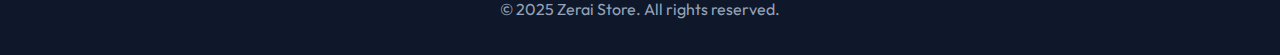
<file: e commerce website/grooming.html>
<!DOCTYPE html>
<html lang="en">

<head>
    <meta charset="UTF-8">
    <meta name="viewport" content="width=device-width, initial-scale=1.0">
    <title>Grooming - Zerai Store</title>

    <!-- Fonts -->
    <link rel="preconnect" href="https://fonts.googleapis.com">
    <link rel="preconnect" href="https://fonts.gstatic.com" crossorigin>
    <link href="https://fonts.googleapis.com/css2?family=Outfit:wght@300;400;500;600;700&display=swap" rel="stylesheet">

    <!-- Icons -->
    <link href="https://cdnjs.cloudflare.com/ajax/libs/font-awesome/6.0.0/css/all.min.css" rel="stylesheet">

    <!-- CSS -->
    <link rel="stylesheet" href="css/style.css">
</head>

<body>

    <!-- Header -->
    <header class="header">
        <div class="container header-inner">
            <a href="index.html" class="logo">ZERAI<span>STORE</span></a>

            <div class="search-bar">
                <input type="text" placeholder="Search for grooming products...">
                <button><i class="fas fa-search"></i></button>
            </div>

            <nav class="nav-icons">
                <a href="#" class="nav-item">
                    <i class="fas fa-user"></i>
                    <span>Login</span>
                </a>
                <a href="#" class="nav-item">
                    <i class="fas fa-heart"></i>
                    <span class="badge">0</span>
                </a>
                <a href="#" class="nav-item">
                    <i class="fas fa-shopping-bag"></i>
                    <span class="badge">2</span>
                </a>
            </nav>
        </div>
    </header>

    <main class="page-container container">
        <!-- Sidebar -->
        <aside class="sidebar">
            <h3 class="sidebar-title">Categories</h3>
            <ul class="sidebar-list">
                <li><a href="#" class="active"><i class="fas fa-chevron-right"></i> All Grooming</a></li>
                <li><a href="#"><i class="fas fa-chevron-right"></i> Face Wash</a></li>
                <li><a href="#"><i class="fas fa-chevron-right"></i> Face Cream</a></li>
                <li><a href="#"><i class="fas fa-chevron-right"></i> Soap</a></li>
                <li><a href="#"><i class="fas fa-chevron-right"></i> Body Wash</a></li>
                <li><a href="#"><i class="fas fa-chevron-right"></i> Beard Oil</a></li>
            </ul>

            <h3 class="sidebar-title">Filter By Price</h3>
            <div class="filter-group">
                <label><input type="checkbox"> Under ₹1,600</label>
                <label><input type="checkbox"> ₹1,600 - ₹4,000</label>
                <label><input type="checkbox"> ₹4,000 - ₹8,000</label>
                <label><input type="checkbox"> Over ₹8,000</label>
            </div>
        </aside>

        <!-- Product Grid -->
        <section class="products-area">
            <div class="page-header">
                <h2>Grooming Essentials</h2>
                <div class="sort-options">
                    <select>
                        <option>Sort by: Popular</option>
                        <option>Price: Low to High</option>
                        <option>Price: High to Low</option>
                        <option>Newest</option>
                    </select>
                </div>
            </div>

            <div class="product-grid">
                <!-- Product 1 -->
                <div class="product-card">
                    <div class="product-img">
                        <img src="assets/images/bread oil.png" alt="Beard Oil">
                        <button class="wishlist-btn"><i class="far fa-heart"></i></button>
                        <div class="quick-add">
                            <button class="btn btn-primary">Add to Cart</button>
                        </div>
                    </div>
                    <div class="product-details">
                        <span>Beard Care</span>
                        <h3>Royal Beard Oil</h3>
                        <div class="price">₹360</div>
                    </div>
                </div>

                <!-- Product 2 -->
                <div class="product-card">
                    <div class="product-img">
                        <a href="facewash.html">
                            <img src="assets/images/face wash.png" alt="Face Wash">
                        </a>
                        <button class="wishlist-btn"><i class="far fa-heart"></i></button>
                        <div class="quick-add">
                            <button class="btn btn-primary">Add to Cart</button>
                        </div>
                    </div>
                    <div class="product-details">
                        <span>Skincare</span>
                        <a href="facewash.html" style="color: inherit; text-decoration: none;">
                            <h3>Charcoal Face Wash</h3>
                        </a>
                        <div class="price">₹100</div>
                    </div>
                </div>

                <!-- Product 3 -->
                <div class="product-card">
                    <div class="product-img">
                        <img src="assets/images/face cream.png" alt="Face Cream">
                        <button class="wishlist-btn"><i class="far fa-heart"></i></button>
                        <div class="quick-add">
                            <button class="btn btn-primary">Add to Cart</button>
                        </div>
                    </div>
                    <div class="product-details">
                        <span>Skincare</span>
                        <h3>Hydrating Face Cream</h3>
                        <div class="price">₹600</div>
                    </div>
                </div>

                <!-- Product 4 -->
                <div class="product-card">
                    <div class="product-img">
                        <img src="assets/images/wash.png" alt="Body Wash">
                        <button class="wishlist-btn"><i class="far fa-heart"></i></button>
                        <div class="quick-add">
                            <button class="btn btn-primary">Add to Cart</button>
                        </div>
                    </div>
                    <div class="product-details">
                        <span>Body Care</span>
                        <h3>Ocean Fresh Wash</h3>
                        <div class="price">₹100</div>
                    </div>
                </div>
                <!-- Product 5 -->
                <div class="product-card">
                    <div class="product-img">
                        <img src="assets/images/soa.png" alt="Luxury Soap">
                        <button class="wishlist-btn"><i class="far fa-heart"></i></button>
                        <div class="quick-add">
                            <button class="btn btn-primary">Add to Cart</button>
                        </div>
                    </div>
                    <div class="product-details">
                        <span>Body Care</span>
                        <h3>Handmade Shea Soap</h3>
                        <div class="price">₹100</div>
                    </div>
                </div>
            </div>
        </section>
    </main>

    <!-- Footer -->
    <footer class="footer">
        <div class="container footer-grid">
            <div class="footer-col">
                <a href="index.html" class="logo">ZERAI<span>STORE</span></a>
                <p>Premium shopping experience for the modern lifestyle.</p>
                <div class="socials">
                    <a href="#"><i class="fab fa-instagram"></i></a>
                    <a href="#"><i class="fab fa-twitter"></i></a>
                    <a href="#"><i class="fab fa-facebook-f"></i></a>
                </div>
            </div>
            <div class="footer-col">
                <h4>Shop</h4>
                <ul>
                    <li><a href="#">New Arrivals</a></li>
                    <li><a href="#">Best Sellers</a></li>
                    <li><a href="#">Sale</a></li>
                </ul>
            </div>
            <div class="footer-col">
                <h4>Support</h4>
                <ul>
                    <li><a href="#">Help Center</a></li>
                    <li><a href="#">Shipping</a></li>
                    <li><a href="#">Returns</a></li>
                </ul>
            </div>
            <div class="footer-col">
                <h4>Newsletter</h4>
                <form class="newsletter-form">
                    <input type="email" placeholder="Your email">
                    <button type="submit"><i class="fas fa-arrow-right"></i></button>
                </form>
            </div>
        </div>
        <div class="footer-bottom">
            <p>&copy; 2025 Zerai Store. All rights reserved.</p>
        </div>
    </footer>

    <script src="js/script.js"></script>
</body>

</html>
</file>
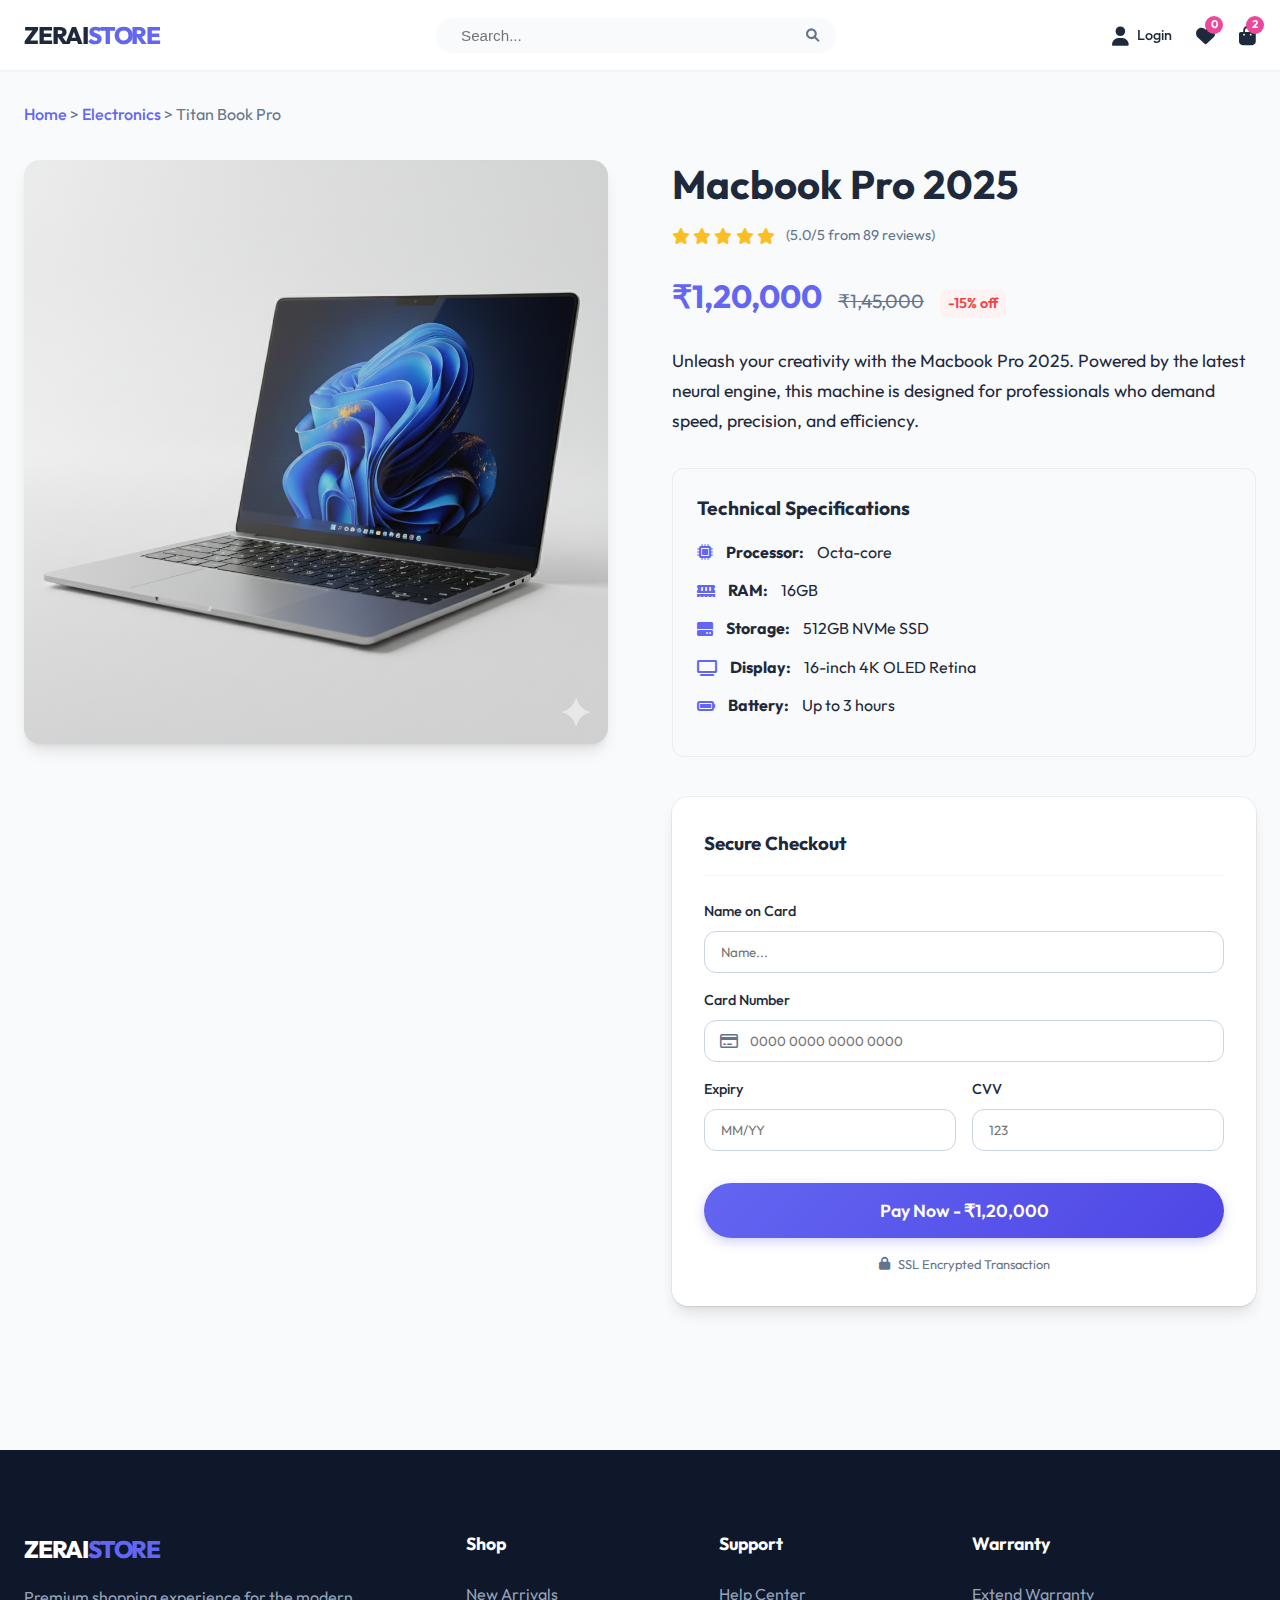
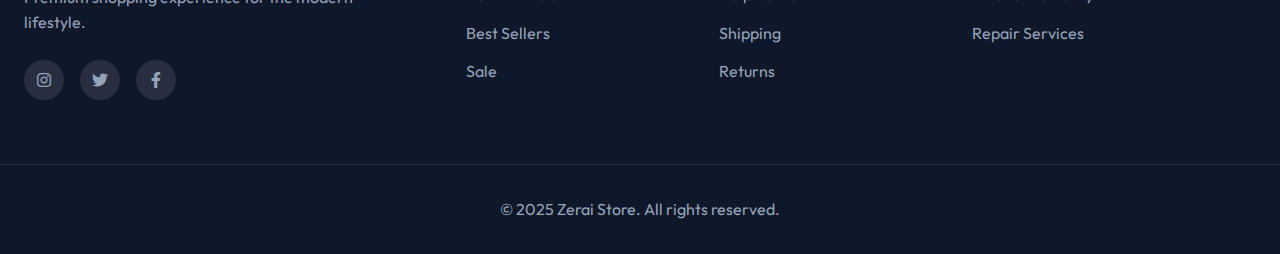
<file: e commerce website/laptop.html>
<!DOCTYPE html>
<html lang="en">

<head>
    <meta charset="UTF-8">
    <meta name="viewport" content="width=device-width, initial-scale=1.0">
    <title>Titan Book Pro - Zerai Store</title>

    <!-- Fonts -->
    <link rel="preconnect" href="https://fonts.googleapis.com">
    <link rel="preconnect" href="https://fonts.gstatic.com" crossorigin>
    <link href="https://fonts.googleapis.com/css2?family=Outfit:wght@300;400;500;600;700&display=swap" rel="stylesheet">

    <!-- Icons -->
    <link href="https://cdnjs.cloudflare.com/ajax/libs/font-awesome/6.0.0/css/all.min.css" rel="stylesheet">

    <!-- CSS -->
    <link rel="stylesheet" href="css/style.css">
</head>

<body>

    <!-- Header -->
    <header class="header">
        <div class="container header-inner">
            <a href="index.html" class="logo">ZERAI<span>STORE</span></a>

            <div class="search-bar">
                <input type="text" placeholder="Search...">
                <button><i class="fas fa-search"></i></button>
            </div>

            <nav class="nav-icons">
                <a href="#" class="nav-item">
                    <i class="fas fa-user"></i>
                    <span>Login</span>
                </a>
                <a href="#" class="nav-item">
                    <i class="fas fa-heart"></i>
                    <span class="badge">0</span>
                </a>
                <a href="#" class="nav-item">
                    <i class="fas fa-shopping-bag"></i>
                    <span class="badge">2</span>
                </a>
            </nav>
        </div>
    </header>

    <main class="container pdp-container">
        <!-- Breadcrumb -->
        <div class="breadcrumb">
            <a href="index.html">Home</a> &gt; <a href="electronics.html">Electronics</a> &gt; <span>Titan Book
                Pro</span>
        </div>

        <div class="product-wrapper">
            <!-- Product Image -->
            <div class="product-gallery">
                <div class="main-image">
                    <img src="assets/images/laptop1.png" alt="Titan Book Pro">
                </div>
            </div>

            <!-- Product Info -->
            <div class="product-info">
                <h1>Macbook Pro 2025</h1>
                <div class="ratings">
                    <i class="fas fa-star"></i>
                    <i class="fas fa-star"></i>
                    <i class="fas fa-star"></i>
                    <i class="fas fa-star"></i>
                    <i class="fas fa-star"></i>
                    <span>(5.0/5 from 89 reviews)</span>
                </div>
                <div class="price-tag">
                    <span class="current-price">₹1,20,000</span>
                    <span class="original-price">₹1,45,000</span>
                    <span class="discount">-15% off</span>
                </div>

                <p class="description">
                    Unleash your creativity with the Macbook Pro 2025. Powered by the latest neural engine,
                    this machine is designed for professionals who demand speed, precision, and efficiency.
                </p>

                <div class="features-box">
                    <h3>Technical Specifications</h3>
                    <ul>
                        <li><i class="fas fa-microchip"></i> <strong>Processor:</strong> Octa-core </li>
                        <li><i class="fas fa-memory"></i> <strong>RAM:</strong> 16GB</li>
                        <li><i class="fas fa-hdd"></i> <strong>Storage:</strong> 512GB NVMe SSD</li>
                        <li><i class="fas fa-tv"></i> <strong>Display:</strong> 16-inch 4K OLED Retina</li>
                        <li><i class="fas fa-battery-full"></i> <strong>Battery:</strong> Up to 3 hours</li>
                    </ul>
                </div>

                <!-- Payment Section Embedded -->
                <div class="payment-section">
                    <h3>Secure Checkout</h3>
                    <form class="payment-form">
                        <div class="form-group">
                            <label>Name on Card</label>
                            <input type="text" placeholder="Name...">
                        </div>
                        <div class="form-group">
                            <label>Card Number</label>
                            <div class="input-icon">
                                <i class="far fa-credit-card"></i>
                                <input type="text" placeholder="0000 0000 0000 0000">
                            </div>
                        </div>
                        <div class="form-row">
                            <div class="form-group">
                                <label>Expiry</label>
                                <input type="text" placeholder="MM/YY">
                            </div>
                            <div class="form-group">
                                <label>CVV</label>
                                <input type="text" placeholder="123">
                            </div>
                        </div>
                        <button type="button" class="btn btn-primary btn-block">
                            Pay Now - ₹1,20,000
                        </button>
                        <p class="secure-note"><i class="fas fa-lock"></i> SSL Encrypted Transaction</p>
                    </form>
                </div>
            </div>
        </div>
    </main>

    <!-- Footer -->
    <footer class="footer">
        <div class="container footer-grid">
            <div class="footer-col">
                <a href="index.html" class="logo">ZERAI<span>STORE</span></a>
                <p>Premium shopping experience for the modern lifestyle.</p>
                <div class="socials">
                    <a href="#"><i class="fab fa-instagram"></i></a>
                    <a href="#"><i class="fab fa-twitter"></i></a>
                    <a href="#"><i class="fab fa-facebook-f"></i></a>
                </div>
            </div>
            <div class="footer-col">
                <h4>Shop</h4>
                <ul>
                    <li><a href="#">New Arrivals</a></li>
                    <li><a href="#">Best Sellers</a></li>
                    <li><a href="#">Sale</a></li>
                </ul>
            </div>
            <div class="footer-col">
                <h4>Support</h4>
                <ul>
                    <li><a href="#">Help Center</a></li>
                    <li><a href="#">Shipping</a></li>
                    <li><a href="#">Returns</a></li>
                </ul>
            </div>
            <div class="footer-col">
                <h4>Warranty</h4>
                <ul>
                    <li><a href="#">Extend Warranty</a></li>
                    <li><a href="#">Repair Services</a></li>
                </ul>
            </div>
        </div>
        <div class="footer-bottom">
            <p>&copy; 2025 Zerai Store. All rights reserved.</p>
        </div>
    </footer>

    <script src="js/script.js"></script>
</body>

</html>
</file>
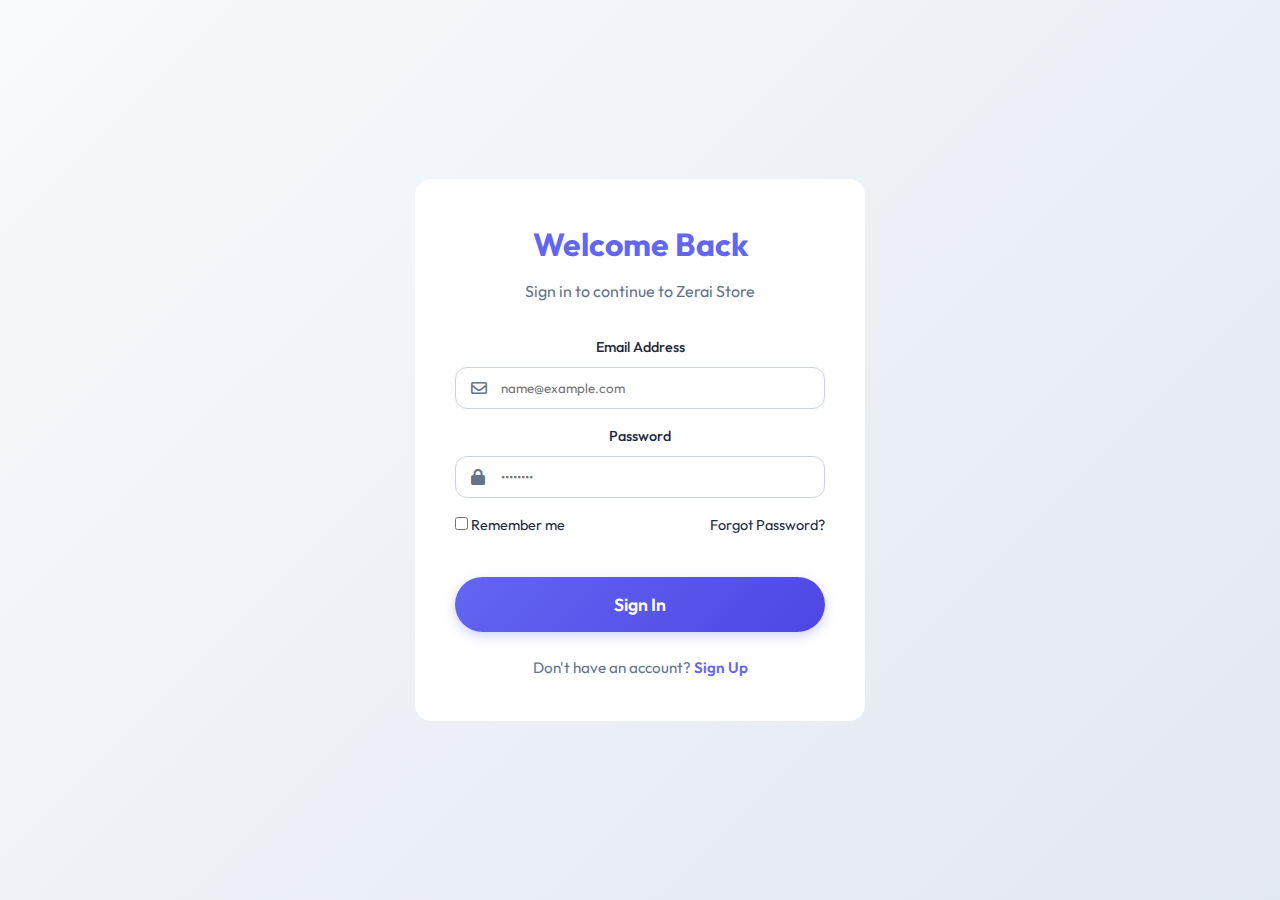
<file: e commerce website/login.html>
<!DOCTYPE html>
<html lang="en">

<head>
    <meta charset="UTF-8">
    <meta name="viewport" content="width=device-width, initial-scale=1.0">
    <title>Login - Zerai Store</title>

    <!-- Fonts -->
    <link rel="preconnect" href="https://fonts.googleapis.com">
    <link rel="preconnect" href="https://fonts.gstatic.com" crossorigin>
    <link href="https://fonts.googleapis.com/css2?family=Outfit:wght@300;400;500;600;700&display=swap" rel="stylesheet">

    <!-- Icons -->
    <link href="https://cdnjs.cloudflare.com/ajax/libs/font-awesome/6.0.0/css/all.min.css" rel="stylesheet">

    <!-- CSS -->
    <link rel="stylesheet" href="css/style.css">
</head>

<body class="login-body">

    <div class="login-container">
        <!-- Sign In Form -->
        <div class="form-box login-box" id="loginForm">
            <h2>Welcome Back</h2>
            <p class="subtitle">Sign in to continue to Zerai Store</p>

            <form id="signInForm">
                <div class="form-group">
                    <label>Email Address</label>
                    <div class="input-icon">
                        <i class="far fa-envelope"></i>
                        <input type="email" placeholder="name@example.com">
                    </div>
                </div>
                <div class="form-group">
                    <label>Password</label>
                    <div class="input-icon">
                        <i class="fas fa-lock"></i>
                        <input type="password" placeholder="••••••••">
                    </div>
                </div>

                <div class="form-options">
                    <label><input type="checkbox"> Remember me</label>
                    <a href="#">Forgot Password?</a>
                </div>

                <button type="submit" class="btn btn-primary btn-block">Sign In</button>
            </form>

            <p class="switch-text">
                Don't have an account? <a href="#" id="showSignUp">Sign Up</a>
            </p>
        </div>

        <!-- Sign Up Form -->
        <div class="form-box signup-box hidden" id="signupForm">
            <h2>Create Account</h2>
            <p class="subtitle">Join Zerai Store for exclusive access</p>

            <form id="registerForm">
                <div class="form-group">
                    <label>Full Name</label>
                    <div class="input-icon">
                        <i class="far fa-user"></i>
                        <input type="text" placeholder="John Doe">
                    </div>
                </div>
                <div class="form-group">
                    <label>Email Address</label>
                    <div class="input-icon">
                        <i class="far fa-envelope"></i>
                        <input type="email" placeholder="name@example.com">
                    </div>
                </div>
                <div class="form-group">
                    <label>Password</label>
                    <div class="input-icon">
                        <i class="fas fa-lock"></i>
                        <input type="password" placeholder="Create a password">
                    </div>
                </div>

                <button type="submit" class="btn btn-primary btn-block">Create Account</button>
            </form>

            <p class="switch-text">
                Already have an account? <a href="index.html" id="showLogin">Sign In</a>
            </p>
        </div>
    </div>

    <script src="js/script.js"></script>
</body>

</html>
</file>
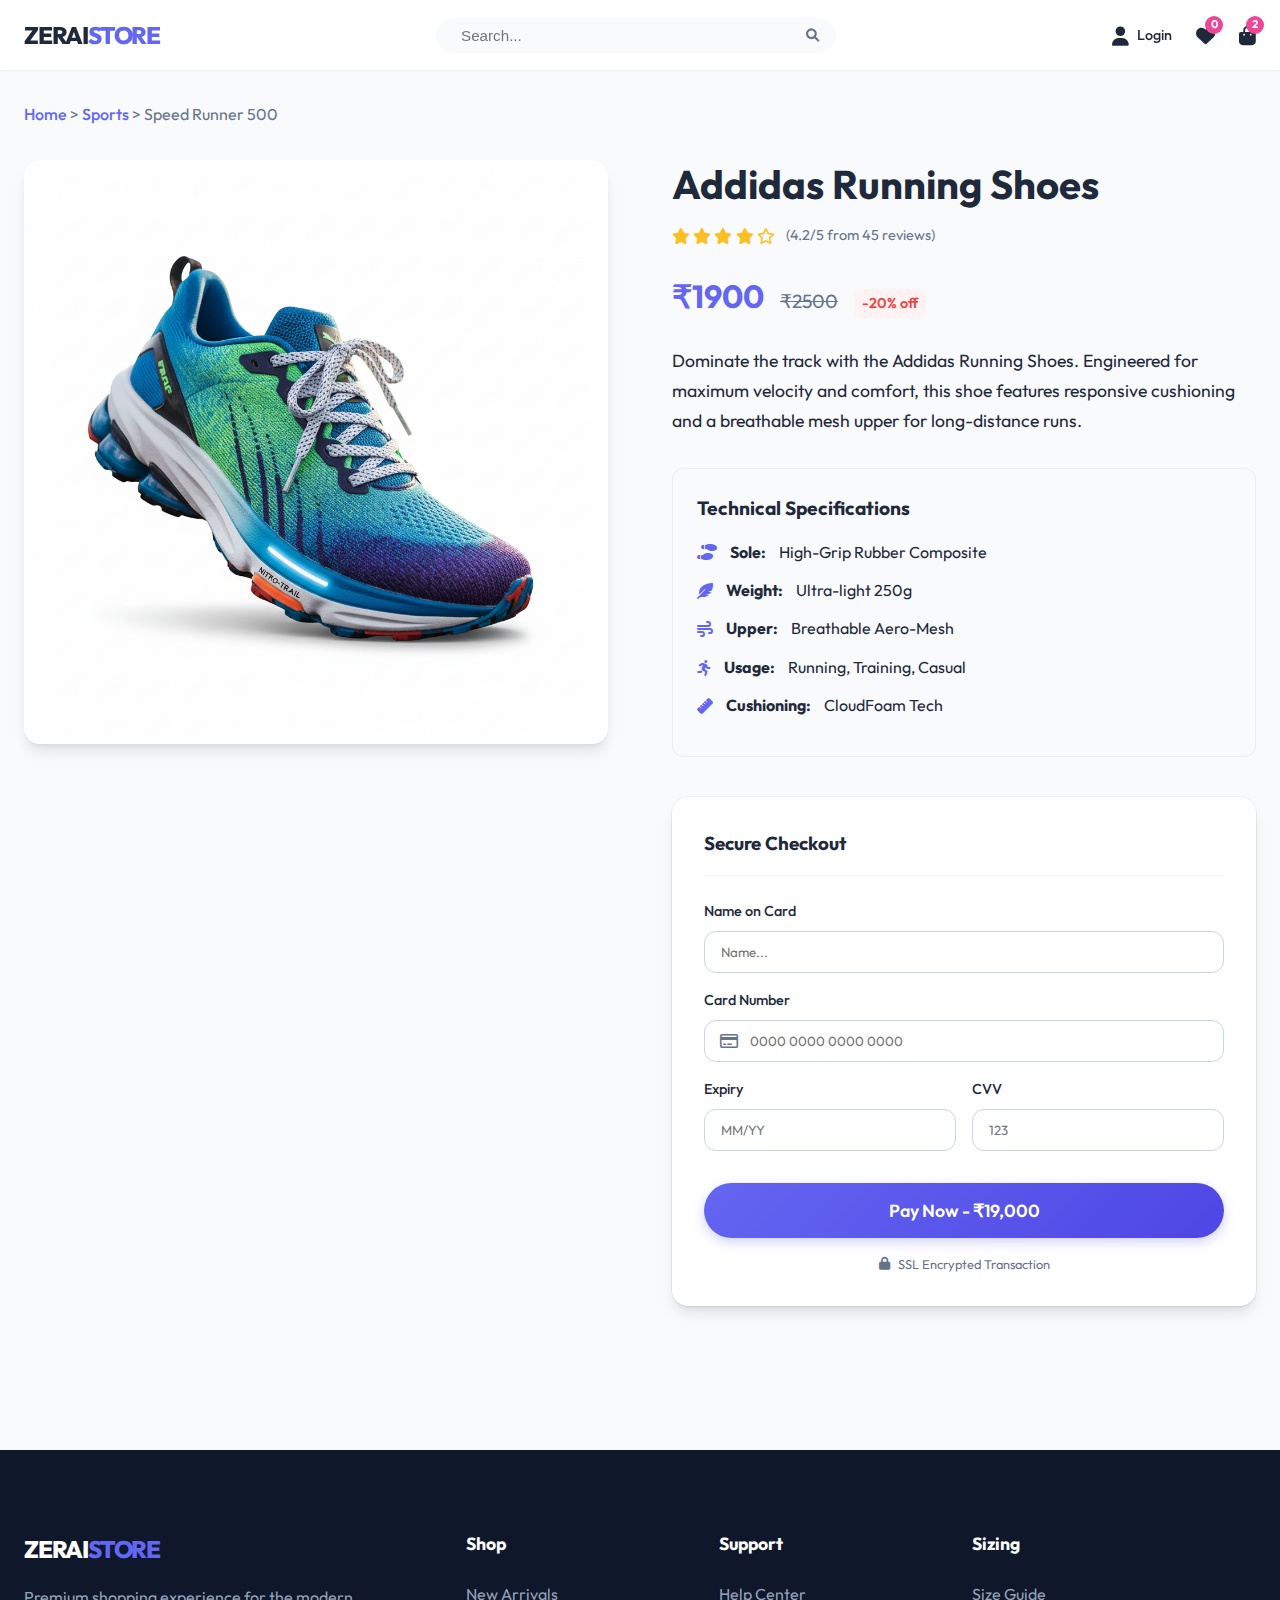
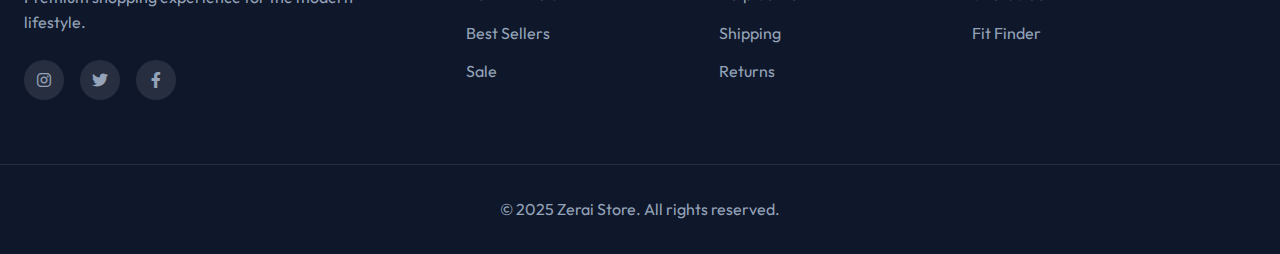
<file: e commerce website/shoe.html>
<!DOCTYPE html>
<html lang="en">

<head>
    <meta charset="UTF-8">
    <meta name="viewport" content="width=device-width, initial-scale=1.0">
    <title>Speed Runner 500 - Zerai Store</title>

    <!-- Fonts -->
    <link rel="preconnect" href="https://fonts.googleapis.com">
    <link rel="preconnect" href="https://fonts.gstatic.com" crossorigin>
    <link href="https://fonts.googleapis.com/css2?family=Outfit:wght@300;400;500;600;700&display=swap" rel="stylesheet">

    <!-- Icons -->
    <link href="https://cdnjs.cloudflare.com/ajax/libs/font-awesome/6.0.0/css/all.min.css" rel="stylesheet">

    <!-- CSS -->
    <link rel="stylesheet" href="css/style.css">
</head>

<body>

    <!-- Header -->
    <header class="header">
        <div class="container header-inner">
            <a href="index.html" class="logo">ZERAI<span>STORE</span></a>

            <div class="search-bar">
                <input type="text" placeholder="Search...">
                <button><i class="fas fa-search"></i></button>
            </div>

            <nav class="nav-icons">
                <a href="#" class="nav-item">
                    <i class="fas fa-user"></i>
                    <span>Login</span>
                </a>
                <a href="#" class="nav-item">
                    <i class="fas fa-heart"></i>
                    <span class="badge">0</span>
                </a>
                <a href="#" class="nav-item">
                    <i class="fas fa-shopping-bag"></i>
                    <span class="badge">2</span>
                </a>
            </nav>
        </div>
    </header>

    <main class="container pdp-container">
        <!-- Breadcrumb -->
        <div class="breadcrumb">
            <a href="index.html">Home</a> &gt; <a href="sports.html">Sports</a> &gt; <span>Speed Runner 500</span>
        </div>

        <div class="product-wrapper">
            <!-- Product Image -->
            <div class="product-gallery">
                <div class="main-image">
                    <img src="assets/images/shoe.png" alt="Speed Runner 500">
                </div>
            </div>

            <!-- Product Info -->
            <div class="product-info">
                <h1>Addidas Running Shoes</h1>
                <div class="ratings">
                    <i class="fas fa-star"></i>
                    <i class="fas fa-star"></i>
                    <i class="fas fa-star"></i>
                    <i class="fas fa-star"></i>
                    <i class="far fa-star"></i>
                    <span>(4.2/5 from 45 reviews)</span>
                </div>
                <div class="price-tag">
                    <span class="current-price">₹1900</span>
                    <span class="original-price">₹2500</span>
                    <span class="discount">-20% off</span>
                </div>

                <p class="description">
                    Dominate the track with the Addidas Running Shoes. Engineered for maximum velocity and comfort,
                    this shoe features responsive cushioning and a breathable mesh upper for long-distance runs.
                </p>

                <div class="features-box">
                    <h3>Technical Specifications</h3>
                    <ul>
                        <li><i class="fas fa-shoe-prints"></i> <strong>Sole:</strong> High-Grip Rubber Composite</li>
                        <li><i class="fas fa-feather-alt"></i> <strong>Weight:</strong> Ultra-light 250g</li>
                        <li><i class="fas fa-wind"></i> <strong>Upper:</strong> Breathable Aero-Mesh</li>
                        <li><i class="fas fa-running"></i> <strong>Usage:</strong> Running, Training, Casual</li>
                        <li><i class="fas fa-ruler"></i> <strong>Cushioning:</strong> CloudFoam Tech</li>
                    </ul>
                </div>

                <!-- Payment Section Embedded -->
                <div class="payment-section">
                    <h3>Secure Checkout</h3>
                    <form class="payment-form">
                        <div class="form-group">
                            <label>Name on Card</label>
                            <input type="text" placeholder="Name...">
                        </div>
                        <div class="form-group">
                            <label>Card Number</label>
                            <div class="input-icon">
                                <i class="far fa-credit-card"></i>
                                <input type="text" placeholder="0000 0000 0000 0000">
                            </div>
                        </div>
                        <div class="form-row">
                            <div class="form-group">
                                <label>Expiry</label>
                                <input type="text" placeholder="MM/YY">
                            </div>
                            <div class="form-group">
                                <label>CVV</label>
                                <input type="text" placeholder="123">
                            </div>
                        </div>
                        <button type="button" class="btn btn-primary btn-block">
                            Pay Now - ₹19,000
                        </button>
                        <p class="secure-note"><i class="fas fa-lock"></i> SSL Encrypted Transaction</p>
                    </form>
                </div>
            </div>
        </div>
    </main>

    <!-- Footer -->
    <footer class="footer">
        <div class="container footer-grid">
            <div class="footer-col">
                <a href="index.html" class="logo">ZERAI<span>STORE</span></a>
                <p>Premium shopping experience for the modern lifestyle.</p>
                <div class="socials">
                    <a href="#"><i class="fab fa-instagram"></i></a>
                    <a href="#"><i class="fab fa-twitter"></i></a>
                    <a href="#"><i class="fab fa-facebook-f"></i></a>
                </div>
            </div>
            <div class="footer-col">
                <h4>Shop</h4>
                <ul>
                    <li><a href="#">New Arrivals</a></li>
                    <li><a href="#">Best Sellers</a></li>
                    <li><a href="#">Sale</a></li>
                </ul>
            </div>
            <div class="footer-col">
                <h4>Support</h4>
                <ul>
                    <li><a href="#">Help Center</a></li>
                    <li><a href="#">Shipping</a></li>
                    <li><a href="#">Returns</a></li>
                </ul>
            </div>
            <div class="footer-col">
                <h4>Sizing</h4>
                <ul>
                    <li><a href="#">Size Guide</a></li>
                    <li><a href="#">Fit Finder</a></li>
                </ul>
            </div>
        </div>
        <div class="footer-bottom">
            <p>&copy; 2025 Zerai Store. All rights reserved.</p>
        </div>
    </footer>

    <script src="js/script.js"></script>
</body>

</html>
</file>
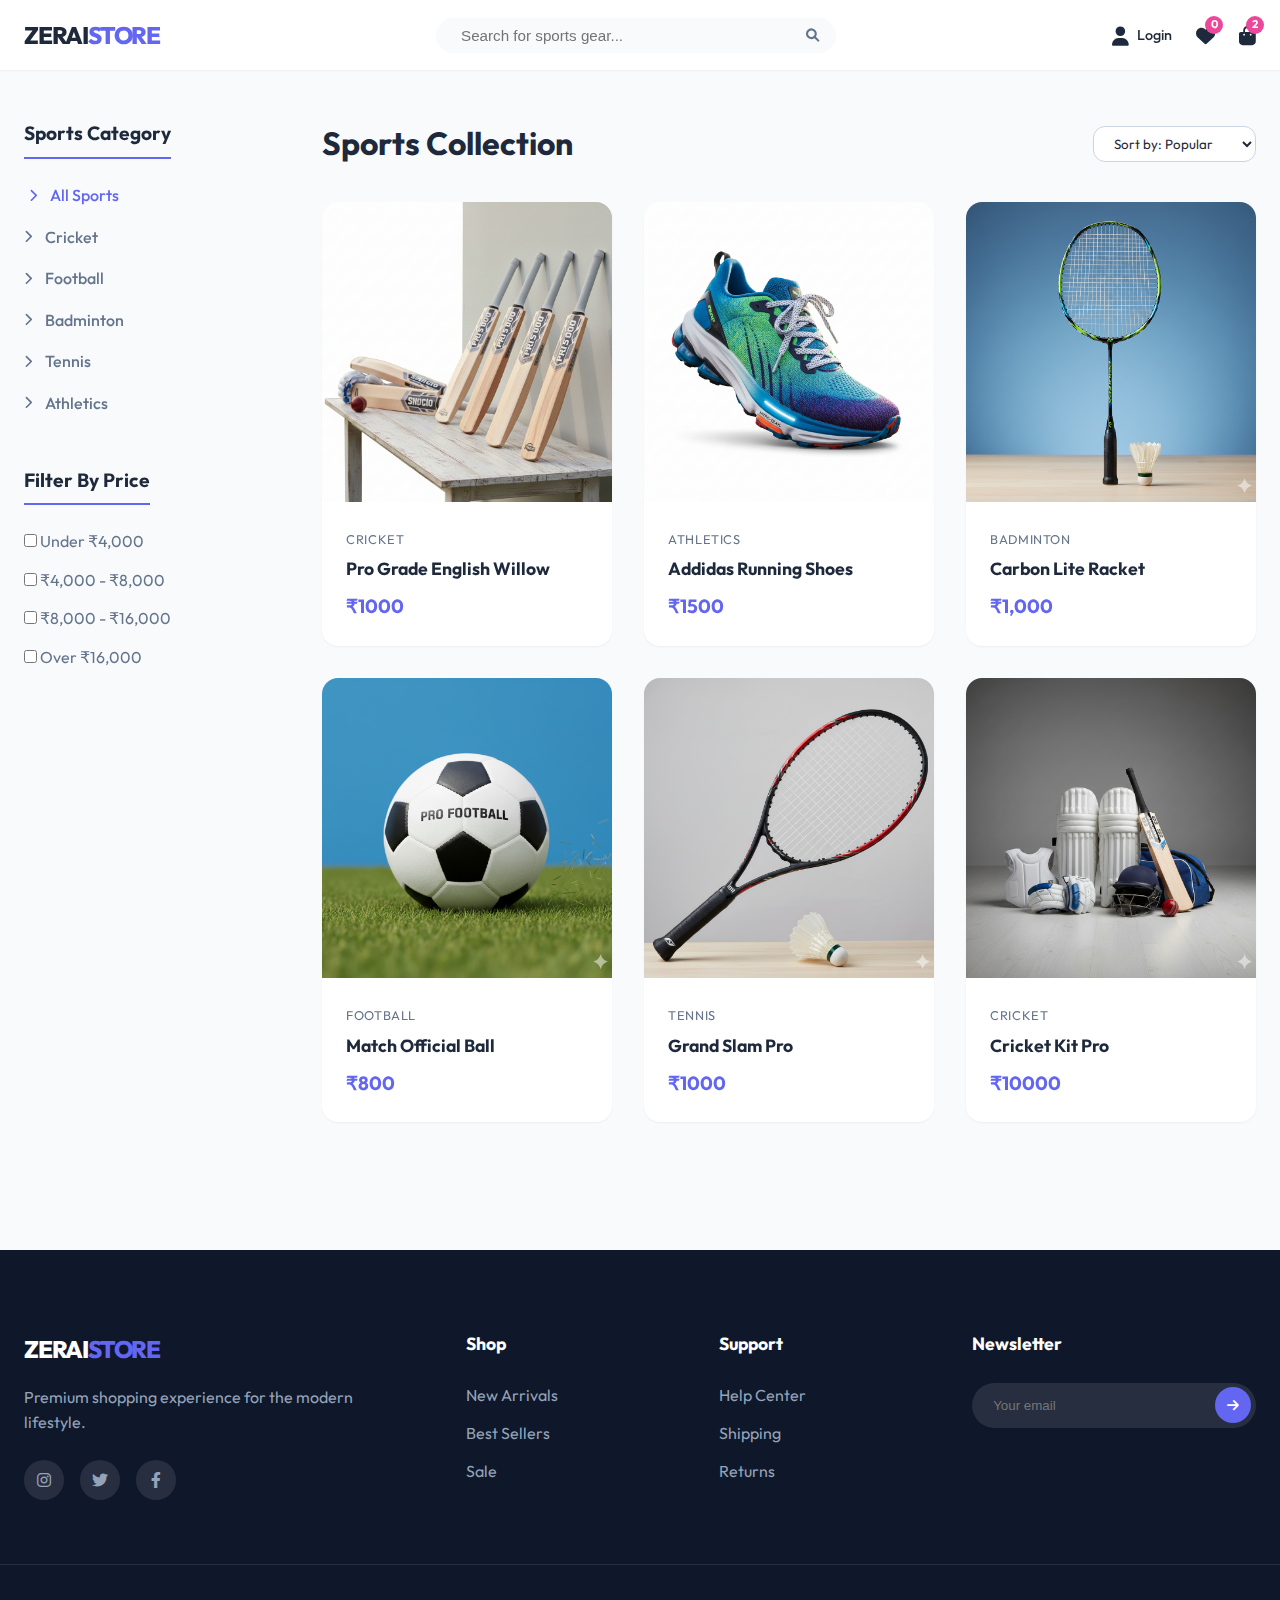
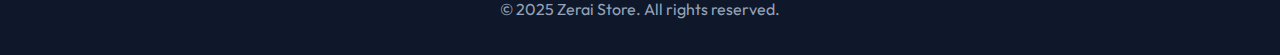
<file: e commerce website/sports.html>
<!DOCTYPE html>
<html lang="en">

<head>
    <meta charset="UTF-8">
    <meta name="viewport" content="width=device-width, initial-scale=1.0">
    <title>Sports - Zerai Store</title>

    <!-- Fonts -->
    <link rel="preconnect" href="https://fonts.googleapis.com">
    <link rel="preconnect" href="https://fonts.gstatic.com" crossorigin>
    <link href="https://fonts.googleapis.com/css2?family=Outfit:wght@300;400;500;600;700&display=swap" rel="stylesheet">

    <!-- Icons -->
    <link href="https://cdnjs.cloudflare.com/ajax/libs/font-awesome/6.0.0/css/all.min.css" rel="stylesheet">

    <!-- CSS -->
    <link rel="stylesheet" href="css/style.css">
</head>

<body>

    <!-- Header -->
    <header class="header">
        <div class="container header-inner">
            <a href="index.html" class="logo">ZERAI<span>STORE</span></a>

            <div class="search-bar">
                <input type="text" placeholder="Search for sports gear...">
                <button><i class="fas fa-search"></i></button>
            </div>

            <nav class="nav-icons">
                <a href="#" class="nav-item">
                    <i class="fas fa-user"></i>
                    <span>Login</span>
                </a>
                <a href="#" class="nav-item">
                    <i class="fas fa-heart"></i>
                    <span class="badge">0</span>
                </a>
                <a href="#" class="nav-item">
                    <i class="fas fa-shopping-bag"></i>
                    <span class="badge">2</span>
                </a>
            </nav>
        </div>
    </header>

    <main class="page-container container">
        <!-- Sidebar -->
        <aside class="sidebar">
            <h3 class="sidebar-title">Sports Category</h3>
            <ul class="sidebar-list">
                <li><a href="#" class="active"><i class="fas fa-chevron-right"></i> All Sports</a></li>
                <li><a href="#"><i class="fas fa-chevron-right"></i> Cricket</a></li>
                <li><a href="#"><i class="fas fa-chevron-right"></i> Football</a></li>
                <li><a href="#"><i class="fas fa-chevron-right"></i> Badminton</a></li>
                <li><a href="#"><i class="fas fa-chevron-right"></i> Tennis</a></li>
                <li><a href="#"><i class="fas fa-chevron-right"></i> Athletics</a></li>
            </ul>

            <h3 class="sidebar-title">Filter By Price</h3>
            <div class="filter-group">
                <label><input type="checkbox"> Under ₹4,000</label>
                <label><input type="checkbox"> ₹4,000 - ₹8,000</label>
                <label><input type="checkbox"> ₹8,000 - ₹16,000</label>
                <label><input type="checkbox"> Over ₹16,000</label>
            </div>
        </aside>

        <!-- Product Grid -->
        <section class="products-area">
            <div class="page-header">
                <h2>Sports Collection</h2>
                <div class="sort-options">
                    <select>
                        <option>Sort by: Popular</option>
                        <option>Price: Low to High</option>
                        <option>Price: High to Low</option>
                        <option>Newest</option>
                    </select>
                </div>
            </div>

            <div class="product-grid">
                <!-- Product 1 -->
                <div class="product-card">
                    <div class="product-img">
                        <img src="assets/images/bat.png" alt="Cricket Bat">
                        <button class="wishlist-btn"><i class="far fa-heart"></i></button>
                        <div class="quick-add">
                            <button class="btn btn-primary">Add to Cart</button>
                        </div>
                    </div>
                    <div class="product-details">
                        <span>Cricket</span>
                        <h3>Pro Grade English Willow</h3>
                        <div class="price">₹1000</div>
                    </div>
                </div>

                <!-- Product 2 -->
                <div class="product-card">
                    <div class="product-img">
                        <a href="shoe.html">
                            <img src="assets/images/shoe.png" alt="Running Shoes">
                        </a>
                        <button class="wishlist-btn"><i class="far fa-heart"></i></button>
                        <div class="quick-add">
                            <button class="btn btn-primary">Add to Cart</button>
                        </div>
                    </div>
                    <div class="product-details">
                        <span>Athletics</span>
                        <a href="shoe.html" style="color: inherit; text-decoration: none;">
                            <h3>Addidas Running Shoes</h3>
                        </a>
                        <div class="price">₹1500</div>
                    </div>
                </div>

                <!-- Product 3 -->
                <div class="product-card">
                    <div class="product-img">
                        <img src="assets/images/batminton.png" alt="Badminton Racket">
                        <button class="wishlist-btn"><i class="far fa-heart"></i></button>
                        <div class="quick-add">
                            <button class="btn btn-primary">Add to Cart</button>
                        </div>
                    </div>
                    <div class="product-details">
                        <span>Badminton</span>
                        <h3>Carbon Lite Racket</h3>
                        <div class="price">₹1,000</div>
                    </div>
                </div>

                <!-- Product 4 -->
                <div class="product-card">
                    <div class="product-img">
                        <img src="assets/images/football.png" alt="Football">
                        <button class="wishlist-btn"><i class="far fa-heart"></i></button>
                        <div class="quick-add">
                            <button class="btn btn-primary">Add to Cart</button>
                        </div>
                    </div>
                    <div class="product-details">
                        <span>Football</span>
                        <h3>Match Official Ball</h3>
                        <div class="price">₹800</div>
                    </div>
                </div>
                <!-- Product 5 -->
                <div class="product-card">
                    <div class="product-img">
                        <img src="assets/images/tennis.png" alt="Tennis Racket">
                        <button class="wishlist-btn"><i class="far fa-heart"></i></button>
                        <div class="quick-add">
                            <button class="btn btn-primary">Add to Cart</button>
                        </div>
                    </div>
                    <div class="product-details">
                        <span>Tennis</span>
                        <h3>Grand Slam Pro</h3>
                        <div class="price">₹1000</div>
                    </div>
                </div>
                <!-- Product 6 -->
                <div class="product-card">
                    <div class="product-img">
                        <img src="assets/images/cricket.png" alt="Tennis Racket">
                        <button class="wishlist-btn"><i class="far fa-heart"></i></button>
                        <div class="quick-add">
                            <button class="btn btn-primary">Add to Cart</button>
                        </div>
                    </div>
                    <div class="product-details">
                        <span>Cricket</span>
                        <h3>Cricket Kit Pro</h3>
                        <div class="price">₹10000</div>
                    </div>
                </div>
            </div>
        </section>
    </main>

    <!-- Footer -->
    <footer class="footer">
        <div class="container footer-grid">
            <div class="footer-col">
                <a href="index.html" class="logo">ZERAI<span>STORE</span></a>
                <p>Premium shopping experience for the modern lifestyle.</p>
                <div class="socials">
                    <a href="#"><i class="fab fa-instagram"></i></a>
                    <a href="#"><i class="fab fa-twitter"></i></a>
                    <a href="#"><i class="fab fa-facebook-f"></i></a>
                </div>
            </div>
            <div class="footer-col">
                <h4>Shop</h4>
                <ul>
                    <li><a href="#">New Arrivals</a></li>
                    <li><a href="#">Best Sellers</a></li>
                    <li><a href="#">Sale</a></li>
                </ul>
            </div>
            <div class="footer-col">
                <h4>Support</h4>
                <ul>
                    <li><a href="#">Help Center</a></li>
                    <li><a href="#">Shipping</a></li>
                    <li><a href="#">Returns</a></li>
                </ul>
            </div>
            <div class="footer-col">
                <h4>Newsletter</h4>
                <form class="newsletter-form">
                    <input type="email" placeholder="Your email">
                    <button type="submit"><i class="fas fa-arrow-right"></i></button>
                </form>
            </div>
        </div>
        <div class="footer-bottom">
            <p>&copy; 2025 Zerai Store. All rights reserved.</p>
        </div>
    </footer>

    <script src="js/script.js"></script>
</body>

</html>
</file>
<file: e commerce website/css/style.css>
/* Design System & Variables */
:root {
    /* Color Palette */
    --primary: #6366f1;
    /* Indigo 500 */
    --primary-dark: #4f46e5;
    --secondary: #ec4899;
    /* Pink 500 */
    --dark-bg: #0f172a;
    /* Slate 900 */
    --light-bg: #f8fafc;
    /* Slate 50 */
    --card-bg: rgba(255, 255, 255, 0.8);
    --text-main: #1e293b;
    --text-muted: #64748b;
    --white: #ffffff;

    /* Effects */
    --glass-bg: rgba(255, 255, 255, 0.7);
    --glass-border: rgba(255, 255, 255, 0.5);
    --glass-shadow: 0 8px 32px 0 rgba(31, 38, 135, 0.15);
    --shadow-sm: 0 1px 2px 0 rgb(0 0 0 / 0.05);
    --shadow-md: 0 4px 6px -1px rgb(0 0 0 / 0.1), 0 2px 4px -2px rgb(0 0 0 / 0.1);
    --shadow-lg: 0 10px 15px -3px rgb(0 0 0 / 0.1), 0 4px 6px -4px rgb(0 0 0 / 0.1);

    /* Spacing & Radius */
    --radius-sm: 0.5rem;
    --radius-md: 0.75rem;
    --radius-lg: 1rem;
    --radius-full: 9999px;

    /* Transitions */
    --transition: all 0.3s cubic-bezier(0.4, 0, 0.2, 1);
}

/* Base & Reset */
*,
*::before,
*::after {
    margin: 0;
    padding: 0;
    box-sizing: border-box;
}

body {
    font-family: 'Outfit', sans-serif;
    color: var(--text-main);
    background-color: var(--light-bg);
    line-height: 1.6;
    overflow-x: hidden;
}

a {
    text-decoration: none;
    color: inherit;
}

button {
    border: none;
    background: none;
    cursor: pointer;
    font-family: inherit;
}

img {
    max-width: 100%;
    display: block;
}

/* Utilities */
.container {
    max-width: 1280px;
    margin: 0 auto;
    padding: 0 1.5rem;
}

.btn {
    display: inline-flex;
    align-items: center;
    justify-content: center;
    padding: 0.75rem 1.5rem;
    border-radius: var(--radius-full);
    font-weight: 600;
    transition: var(--transition);
    gap: 0.5rem;
}

.btn-primary {
    background: linear-gradient(135deg, var(--primary), var(--primary-dark));
    color: var(--white);
    box-shadow: 0 4px 12px rgba(99, 102, 241, 0.3);
}

.btn-primary:hover {
    transform: translateY(-2px);
    box-shadow: 0 8px 16px rgba(99, 102, 241, 0.4);
}

/* Header */
.header {
    background-color: rgba(255, 255, 255, 0.9);
    backdrop-filter: blur(10px);
    position: sticky;
    top: 0;
    z-index: 1000;
    box-shadow: var(--shadow-sm);
    padding: 1rem 0;
}

.header-inner {
    display: flex;
    align-items: center;
    justify-content: space-between;
}

.logo {
    font-size: 1.5rem;
    font-weight: 800;
    letter-spacing: -0.05em;
    color: var(--text-main);
}

.logo span {
    color: var(--primary);
}

.search-bar {
    display: flex;
    align-items: center;
    background: var(--light-bg);
    border-radius: var(--radius-full);
    padding: 0.5rem 1rem;
    width: 400px;
    border: 1px solid transparent;
    transition: var(--transition);
}

.search-bar:focus-within {
    border-color: var(--primary);
    box-shadow: 0 0 0 3px rgba(99, 102, 241, 0.1);
}

.search-bar input {
    border: none;
    background: none;
    outline: none;
    flex: 1;
    padding: 0 0.5rem;
    font-size: 0.95rem;
}

.search-bar button {
    color: var(--text-muted);
}

.nav-icons {
    display: flex;
    gap: 1.5rem;
}

.nav-item {
    font-size: 1.2rem;
    color: var(--text-main);
    position: relative;
    transition: var(--transition);
    display: flex;
    align-items: center;
    gap: 0.5rem;
}

.nav-item span:not(.badge) {
    font-size: 0.9rem;
    font-weight: 500;
    display: none;
    /* Show on larger screens if needed, mostly icon for now */
}

@media (min-width: 1024px) {
    .nav-item span:not(.badge) {
        display: block;
    }
}

.nav-item:hover {
    color: var(--primary);
}

.badge {
    position: absolute;
    top: -8px;
    right: -8px;
    background: var(--secondary);
    color: white;
    font-size: 0.7rem;
    width: 18px;
    height: 18px;
    display: flex;
    align-items: center;
    justify-content: center;
    border-radius: 50%;
    font-weight: bold;
}

/* Hero Section */
.hero {
    position: relative;
    height: 80vh;
    min-height: 600px;
    display: flex;
    align-items: center;
    overflow: hidden;
}

.hero-bg {
    position: absolute;
    inset: 0;
    z-index: -1;
}

.hero-bg img {
    width: 100%;
    height: 100%;
    object-fit: cover;
}

.hero-bg .overlay {
    position: absolute;
    inset: 0;
    background: linear-gradient(to right, rgba(15, 23, 42, 0.95), rgba(15, 23, 42, 0.4));
}

.hero-content {
    color: var(--white);
    max-width: 600px;
}

.hero-content h1 {
    font-size: 4.5rem;
    line-height: 1.1;
    font-weight: 800;
    margin-bottom: 1.5rem;
    letter-spacing: -0.02em;
}

.hero-content h1 span {
    color: transparent;
    -webkit-background-clip: text;
    background-clip: text;
    background-image: linear-gradient(to right, var(--primary), var(--secondary));
}

.hero-content p {
    font-size: 1.25rem;
    color: #cbd5e1;
    margin-bottom: 2.5rem;
}

/* Categories Section */
.section-padding {
    padding: 5rem 0;
}

.category-grid {
    display: grid;
    grid-template-columns: repeat(auto-fit, minmax(280px, 1fr));
    gap: 2rem;
}

.category-card {
    position: relative;
    border-radius: var(--radius-lg);
    overflow: hidden;
    height: 350px;
    position: relative;
    cursor: pointer;
}

.category-card img {
    width: 100%;
    height: 100%;
    object-fit: cover;
    transition: transform 0.6s ease;
}

/* Featured Section */
.product-grid {
    display: grid;
    grid-template-columns: repeat(auto-fit, minmax(250px, 1fr));
    gap: 2rem;
}

.product-card {
    background: var(--white);
    border-radius: var(--radius-lg);
    box-shadow: var(--shadow-md);
    overflow: hidden;
    transition: var(--transition);
    position: relative;
}

.category-card:hover img {
    transform: scale(1.1);
}

.cat-info {
    position: absolute;
    bottom: 0;
    left: 0;
    right: 0;
    padding: 2rem;
    background: linear-gradient(to top, rgba(0, 0, 0, 0.8), transparent);
    color: white;
    transform: translateY(20px);
    transition: var(--transition);
}

.category-card:hover .cat-info {
    transform: translateY(0);
}

.cat-info h3 {
    font-size: 1.5rem;
    margin-bottom: 0.5rem;
}

.cat-info a {
    color: var(--secondary);
    font-weight: 600;
    display: inline-flex;
    align-items: center;
    gap: 0.5rem;
    opacity: 0;
    transform: translateY(10px);
    transition: var(--transition);
}

.category-card:hover .cat-info a {
    opacity: 1;
    transform: translateY(0);
}

/* Featured Products */
.product-grid {
    display: grid;
    grid-template-columns: repeat(auto-fit, minmax(260px, 1fr));
    gap: 2rem;
}

.product-card {
    background: var(--white);
    border-radius: var(--radius-lg);
    box-shadow: var(--shadow-sm);
    transition: var(--transition);
    overflow: hidden;
}

.product-card:hover {
    transform: translateY(-8px);
    box-shadow: var(--shadow-lg);
}

.product-img {
    position: relative;
    height: 300px;
    overflow: hidden;
    background: #f1f5f9;
}

.product-img img {
    width: 100%;
    height: 100%;
    object-fit: cover;
    transition: transform 0.6s;
}

.product-card:hover .product-img img {
    transform: scale(1.05);
}

.wishlist-btn {
    position: absolute;
    top: 1rem;
    right: 1rem;
    background: white;
    width: 36px;
    height: 36px;
    border-radius: 50%;
    display: flex;
    align-items: center;
    justify-content: center;
    box-shadow: var(--shadow-sm);
    opacity: 0;
    transform: translateX(10px);
    transition: var(--transition);
    color: var(--text-muted);
}

.product-card:hover .wishlist-btn {
    opacity: 1;
    transform: translateX(0);
}

.wishlist-btn:hover {
    color: var(--secondary);
    transform: scale(1.1);
}

.quick-add {
    position: absolute;
    bottom: 0;
    left: 0;
    right: 0;
    padding: 1rem;
    transform: translateY(100%);
    transition: var(--transition);
}

.product-card:hover .quick-add {
    transform: translateY(0);
}

.quick-add .btn {
    width: 100%;
    background: rgba(255, 255, 255, 0.95);
    backdrop-filter: blur(4px);
    color: var(--primary);
}

.quick-add .btn:hover {
    background: var(--primary);
    color: white;
}

.product-details {
    padding: 1.5rem;
}

.product-details span {
    font-size: 0.8rem;
    text-transform: uppercase;
    color: var(--text-muted);
    letter-spacing: 0.05em;
}

.product-details h3 {
    font-size: 1.1rem;
    margin: 0.25rem 0 0.5rem;
}

.product-details .price {
    font-weight: 700;
    color: var(--primary);
    font-size: 1.2rem;
}

/* Footer */
.footer {
    background: var(--dark-bg);
    color: #94a3b8;
    padding: 5rem 0 2rem;
    margin-top: 5rem;
}

.footer-grid {
    display: grid;
    grid-template-columns: 2fr 1fr 1fr 1.5fr;
    gap: 4rem;
    margin-bottom: 4rem;
}

@media (max-width: 1024px) {
    .footer-grid {
        grid-template-columns: 1fr 1fr;
    }
}

@media (max-width: 640px) {
    .footer-grid {
        grid-template-columns: 1fr;
    }
}

.footer-col h4 {
    color: white;
    margin-bottom: 1.5rem;
    font-size: 1.1rem;
}

.footer-col ul {
    list-style: none;
}

.footer-col ul li {
    margin-bottom: 0.8rem;
}

.footer-col ul li a:hover {
    color: var(--primary);
    padding-left: 0.3rem;
    transition: var(--transition);
}

.footer .logo {
    color: white;
    margin-bottom: 1rem;
    display: block;
}

.socials {
    display: flex;
    gap: 1rem;
    margin-top: 1.5rem;
}

.socials a {
    width: 40px;
    height: 40px;
    border-radius: 50%;
    background: rgba(255, 255, 255, 0.1);
    display: flex;
    align-items: center;
    justify-content: center;
    transition: var(--transition);
}

.socials a:hover {
    background: var(--primary);
    color: white;
    transform: translateY(-3px);
}

.newsletter-form {
    display: flex;
    background: rgba(255, 255, 255, 0.1);
    padding: 0.3rem;
    border-radius: var(--radius-full);
}

.newsletter-form input {
    background: none;
    border: none;
    color: white;
    padding: 0.5rem 1rem;
    flex: 1;
    outline: none;
}

.newsletter-form button {
    width: 36px;
    height: 36px;
    background: var(--primary);
    color: white;
    border-radius: 50%;
}

.footer-bottom {
    text-align: center;
    padding-top: 2rem;
    border-top: 1px solid rgba(255, 255, 255, 0.1);
}

/* Sidebar & Page Layout */
.page-container {
    display: flex;
    gap: 3rem;
    padding: 3rem 1.5rem;
}

.sidebar {
    width: 250px;
    flex-shrink: 0;
    position: sticky;
    top: 100px;
    height: fit-content;
}

.sidebar-title {
    font-size: 1.2rem;
    margin-bottom: 1.5rem;
    color: var(--text-main);
    border-bottom: 2px solid var(--primary);
    padding-bottom: 0.5rem;
    display: inline-block;
}

.sidebar-list {
    list-style: none;
    margin-bottom: 3rem;
}

.sidebar-list li {
    margin-bottom: 1rem;
}

.sidebar-list a {
    display: flex;
    align-items: center;
    gap: 0.8rem;
    color: var(--text-muted);
    transition: var(--transition);
    font-weight: 500;
}

.sidebar-list a:hover,
.sidebar-list a.active {
    color: var(--primary);
    transform: translateX(5px);
}

.sidebar-list i {
    font-size: 0.8rem;
}

.filter-group label {
    display: block;
    margin-bottom: 0.8rem;
    color: var(--text-muted);
    cursor: pointer;
    transition: var(--transition);
}

.filter-group label:hover {
    color: var(--primary);
}

.products-area {
    flex: 1;
}

.page-header {
    display: flex;
    justify-content: space-between;
    align-items: center;
    margin-bottom: 2rem;
}

.page-header h2 {
    font-size: 2rem;
    color: var(--text-main);
}

.sort-options select {
    padding: 0.5rem 1rem;
    border-radius: var(--radius-md);
    border: 1px solid #cbd5e1;
    background: white;
    font-family: inherit;
    color: var(--text-main);
    cursor: pointer;
    outline: none;
}

.sort-options select:focus {
    border-color: var(--primary);
}

@media (max-width: 768px) {
    .page-container {
        flex-direction: column;
    }

    .sidebar {
        width: 100%;
        position: relative;
        top: 0;
    }
}

/* Product Detail Page (PDP) */
.pdp-container {
    padding-top: 2rem;
    padding-bottom: 4rem;
}

.breadcrumb {
    margin-bottom: 2rem;
    color: var(--text-muted);
}

.breadcrumb a {
    color: var(--primary);
    font-weight: 500;
}

.product-wrapper {
    display: grid;
    grid-template-columns: 1fr 1fr;
    gap: 4rem;
}

@media (max-width: 768px) {
    .product-wrapper {
        grid-template-columns: 1fr;
    }
}

.main-image {
    border-radius: var(--radius-lg);
    overflow: hidden;
    box-shadow: var(--shadow-lg);
    background: #f1f5f9;
}

.product-info h1 {
    font-size: 2.5rem;
    line-height: 1.2;
    margin-bottom: 1rem;
    color: var(--text-main);
}

.ratings {
    color: #fbbf24;
    /* Amber 400 */
    margin-bottom: 1.5rem;
    display: flex;
    align-items: center;
    gap: 0.2rem;
}

.ratings span {
    color: var(--text-muted);
    font-size: 0.9rem;
    margin-left: 0.5rem;
}

.price-tag {
    display: flex;
    align-items: baseline;
    gap: 1rem;
    margin-bottom: 1.5rem;
}

.current-price {
    font-size: 2rem;
    font-weight: 700;
    color: var(--primary);
}

.original-price {
    text-decoration: line-through;
    color: var(--text-muted);
    font-size: 1.2rem;
}

.discount {
    background: #fef2f2;
    color: #ef4444;
    padding: 0.2rem 0.5rem;
    border-radius: var(--radius-sm);
    font-weight: 600;
    font-size: 0.9rem;
}

.description {
    font-size: 1.1rem;
    color: var(--text-main);
    margin-bottom: 2rem;
    line-height: 1.7;
}

.features-box {
    background: var(--light-bg);
    padding: 1.5rem;
    border-radius: var(--radius-md);
    margin-bottom: 2.5rem;
    border: 1px solid rgba(0, 0, 0, 0.05);
}

.features-box h3 {
    margin-bottom: 1rem;
    font-size: 1.2rem;
}

.features-box ul {
    list-style: none;
}

.features-box li {
    margin-bottom: 0.8rem;
    display: flex;
    align-items: center;
    gap: 0.8rem;
}

.features-box li i {
    color: var(--primary);
}

/* Payment Section */
.payment-section {
    background: white;
    padding: 2rem;
    border-radius: var(--radius-lg);
    box-shadow: 0 0 0 1px rgba(0, 0, 0, 0.05), var(--shadow-lg);
}

.payment-section h3 {
    margin-bottom: 1.5rem;
    padding-bottom: 1rem;
    border-bottom: 1px solid #f1f5f9;
}

.form-group {
    margin-bottom: 1rem;
}

.form-group label {
    display: block;
    margin-bottom: 0.5rem;
    font-weight: 500;
    font-size: 0.9rem;
}

.form-group input {
    width: 100%;
    padding: 0.75rem 1rem;
    border: 1px solid #cbd5e1;
    border-radius: var(--radius-md);
    font-family: inherit;
    outline: none;
    transition: var(--transition);
}

.form-group input:focus {
    border-color: var(--primary);
    box-shadow: 0 0 0 3px rgba(99, 102, 241, 0.1);
}

.form-row {
    display: grid;
    grid-template-columns: 1fr 1fr;
    gap: 1rem;
}

.btn-block {
    width: 100%;
    margin-top: 1rem;
    font-size: 1.1rem;
    padding: 1rem;
}

.secure-note {
    text-align: center;
    font-size: 0.8rem;
    color: var(--text-muted);
    margin-top: 1rem;
    display: flex;
    align-items: center;
    justify-content: center;
    gap: 0.5rem;
}

/* Login Page Styles */
.login-body {
    background: linear-gradient(135deg, #f8fafc 0%, #e2e8f0 100%);
    min-height: 100vh;
    display: flex;
    align-items: center;
    justify-content: center;
    padding: 2rem;
}

.login-container {
    background: white;
    width: 100%;
    max-width: 450px;
    padding: 2.5rem;
    border-radius: var(--radius-lg);
    box-shadow: var(--shadow-xl);
    text-align: center;
}

.login-container h2 {
    font-size: 2rem;
    color: var(--primary);
    margin-bottom: 0.5rem;
}

.subtitle {
    color: var(--text-muted);
    margin-bottom: 2rem;
}

.input-icon {
    position: relative;
}

.input-icon i {
    position: absolute;
    left: 1rem;
    top: 50%;
    transform: translateY(-50%);
    color: var(--text-muted);
    transition: var(--transition);
}

.input-icon input {
    padding-left: 2.8rem;
}

.input-icon input:focus+i,
.input-icon input:focus~i {
    color: var(--primary);
}

.form-options {
    display: flex;
    justify-content: space-between;
    align-items: center;
    margin-bottom: 1.5rem;
    font-size: 0.9rem;
}

.switch-text {
    margin-top: 1.5rem;
    font-size: 0.95rem;
    color: var(--text-muted);
}

.switch-text a {
    color: var(--primary);
    font-weight: 600;
}

/* Toggle Form Visibility */
.hidden {
    display: none;
}

.form-box {
    animation: fadeIn 0.4s ease-in-out;
}

@keyframes fadeIn {
    from {
        opacity: 0;
        transform: translateY(10px);
    }

    to {
        opacity: 1;
        transform: translateY(0);
    }
}

/* Base Responsive Adjustments */
@media (max-width: 1024px) {
    .container {
        padding: 0 1.5rem;
    }

    .hero {
        height: auto;
        min-height: 500px;
        padding: 6rem 0;
    }

    .hero-content h1 {
        font-size: 3.5rem;
    }
}

/* Tablet & Mobile */
@media (max-width: 768px) {

    /* Header */
    .header {
        position: relative;
        /* Unlock sticky if needed or keep it */
        padding: 0.5rem 0;
    }

    .header-inner {
        flex-direction: column;
        gap: 1rem;
    }

    .logo {
        font-size: 1.8rem;
    }

    .search-bar {
        width: 100%;
        order: 3;
        margin-top: 0.5rem;
    }

    .nav-icons {
        width: 100%;
        justify-content: center;
        gap: 2rem;
        margin-top: 0.5rem;
        padding: 0.5rem 0;
        border-top: 1px solid #f1f5f9;
        border-bottom: 1px solid #f1f5f9;
    }

    .nav-item {
        font-size: 1.3rem;
    }

    /* Hero */
    .hero {
        text-align: center;
        padding: 4rem 0;
    }

    .hero-content {
        margin: 0 auto;
    }

    .hero-content h1 {
        font-size: 2.8rem;
    }

    .hero-content p {
        font-size: 1.1rem;
        margin-bottom: 2rem;
    }

    /* Section Padding */
    .section-padding {
        padding: 3rem 0;
    }

    /* Categories */
    .category-grid {
        grid-template-columns: repeat(2, 1fr);
        /* 2 columns on tablet */
        gap: 1rem;
    }

    .category-card {
        height: 200px;
    }

    .cat-info {
        padding: 1rem;
    }

    .cat-info h3 {
        font-size: 1.2rem;
    }

    /* Products */
    .product-grid {
        grid-template-columns: repeat(2, 1fr);
        gap: 1rem;
    }

    /* Footer */
    .footer {
        padding: 3rem 0 1rem;
        margin-top: 3rem;
    }

    .footer-grid {
        grid-template-columns: 1fr;
        gap: 2.5rem;
        text-align: center;
        margin-bottom: 2rem;
    }

    .footer-col {
        display: flex;
        flex-direction: column;
        align-items: center;
    }

    .socials {
        justify-content: center;
    }

    /* Pages & Sidebar */
    .page-container {
        flex-direction: column;
        padding: 1rem;
        gap: 2rem;
    }

    .sidebar {
        width: 100%;
        position: relative;
        top: 0;
        padding-bottom: 1.5rem;
        border-bottom: 1px solid #e2e8f0;
    }

    .page-header {
        flex-direction: column;
        align-items: flex-start;
        gap: 1rem;
    }

    /* Product Detail Page */
    .pdp-container {
        padding-top: 1rem;
    }

    .product-wrapper {
        grid-template-columns: 1fr;
        gap: 2rem;
    }

    .product-info h1 {
        font-size: 2rem;
    }

    .form-row {
        grid-template-columns: 1fr;
    }

    /* Cart/Payment */
    .payment-section {
        padding: 1.5rem;
    }

    /* Login */
    .login-container {
        padding: 2rem 1.5rem;
    }
}

/* Small Mobile */
@media (max-width: 480px) {
    .hero-content h1 {
        font-size: 2.2rem;
    }

    .category-grid {
        grid-template-columns: 1fr;
        /* Stack categories */
    }

    .product-grid {
        grid-template-columns: 1fr;
        /* Stack products or keep 2 small ones? 1 is safer for premium feel */
    }

    .search-bar {
        width: 100%;
    }

    .nav-icons {
        gap: 1.5rem;
    }

    .category-card {
        height: 250px;
        /* Taller for single column */
    }
}
</file>
